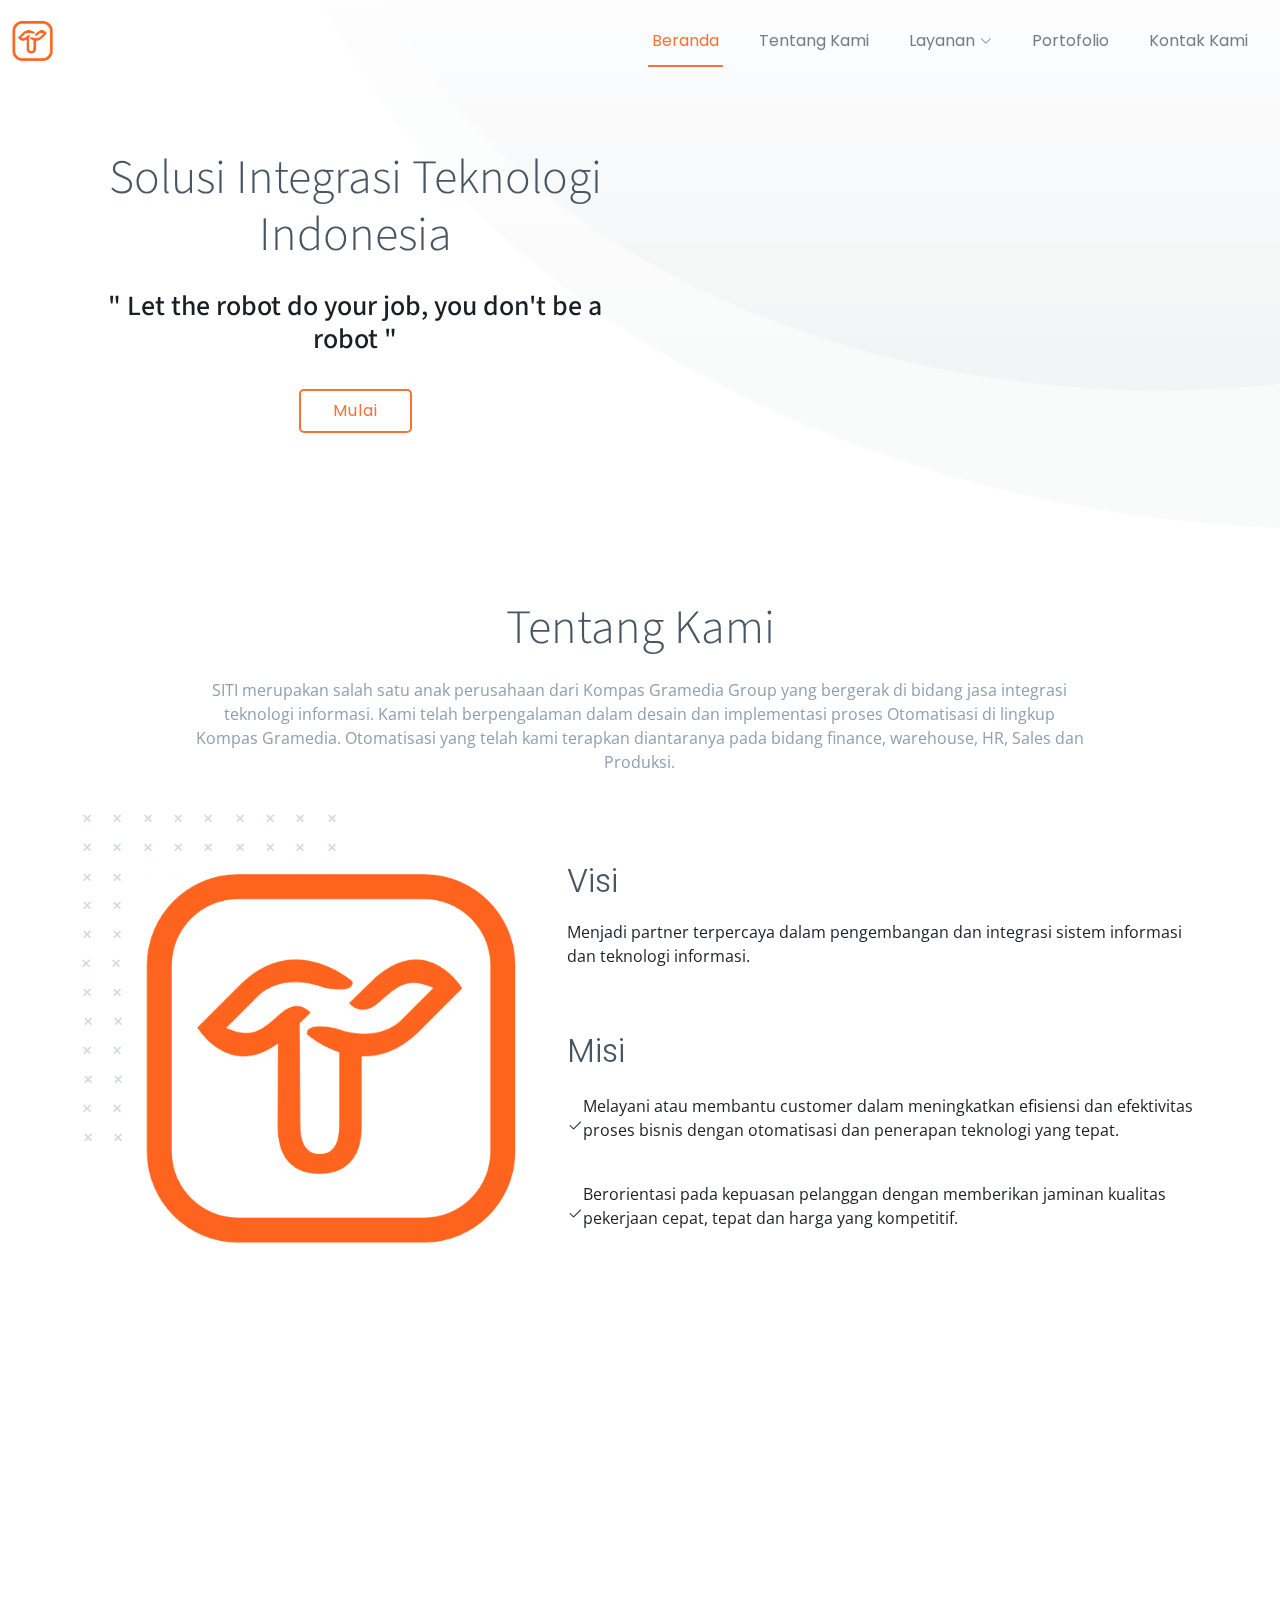
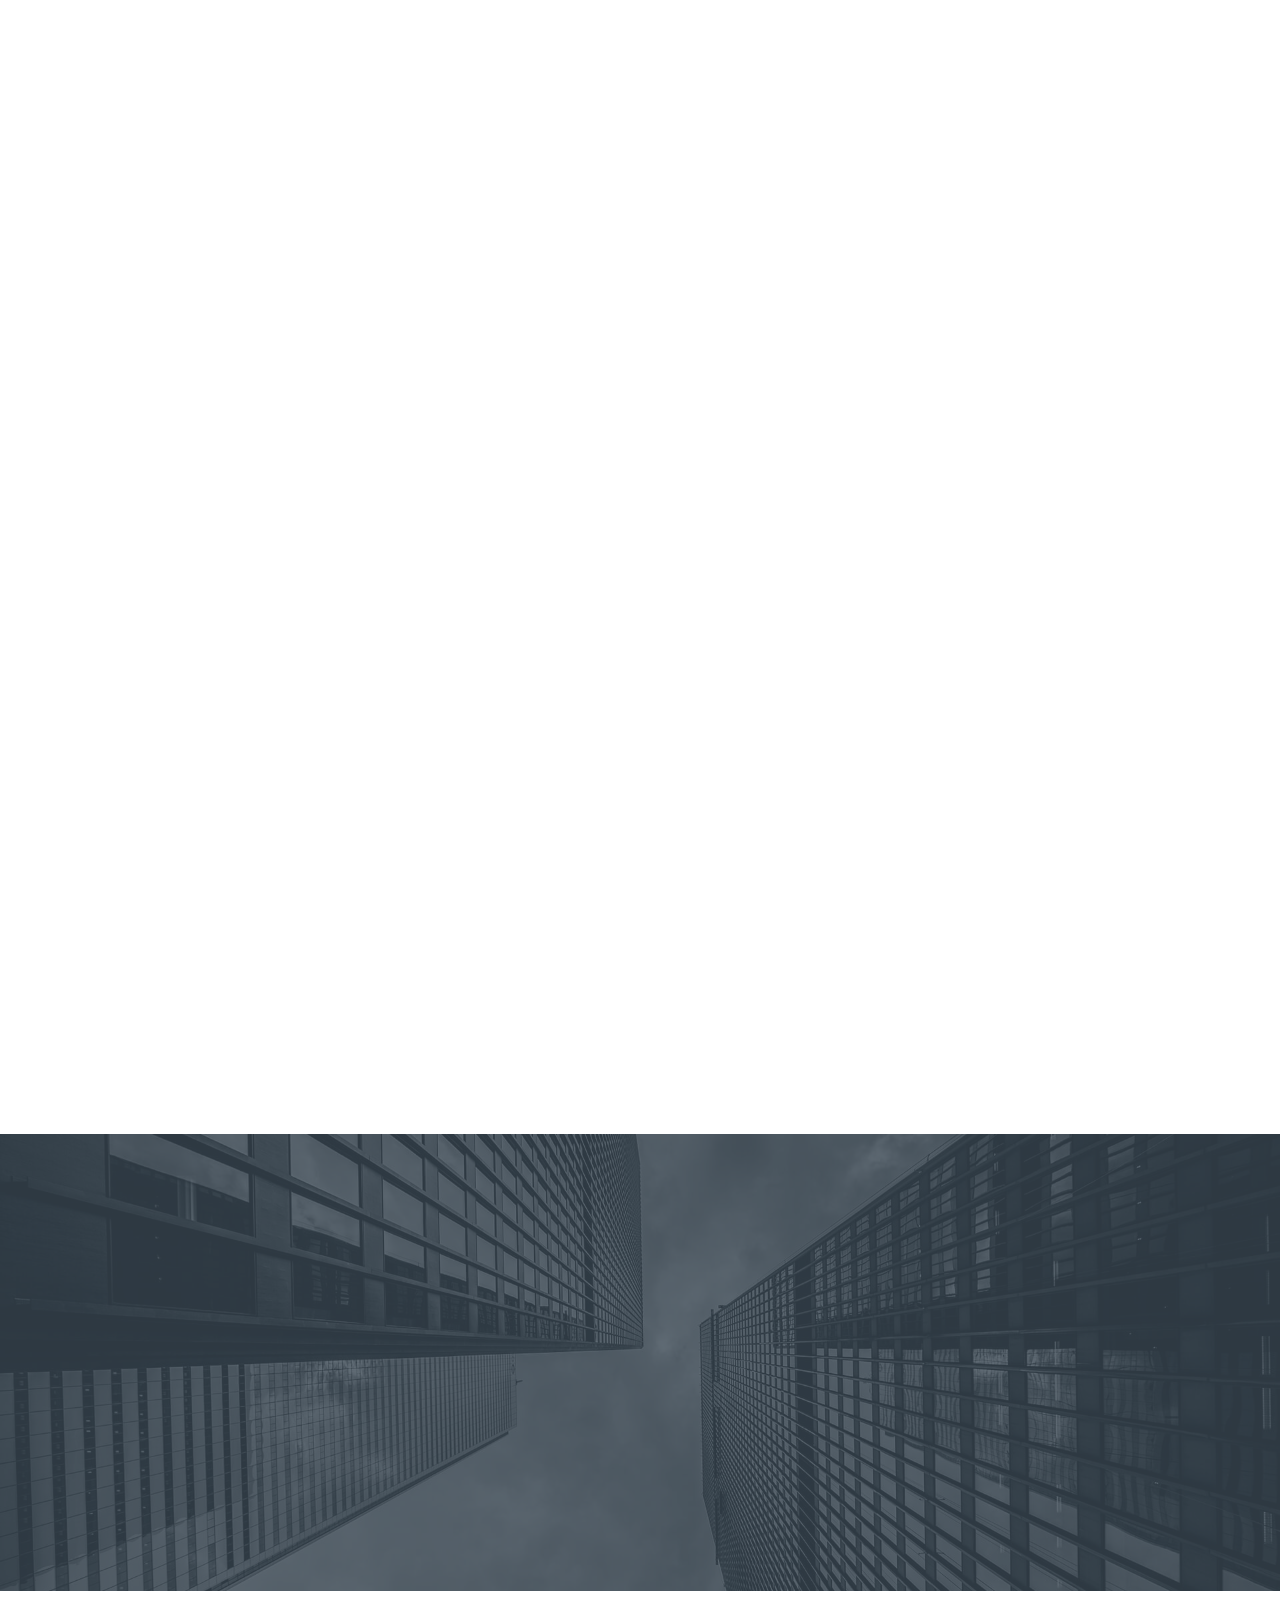
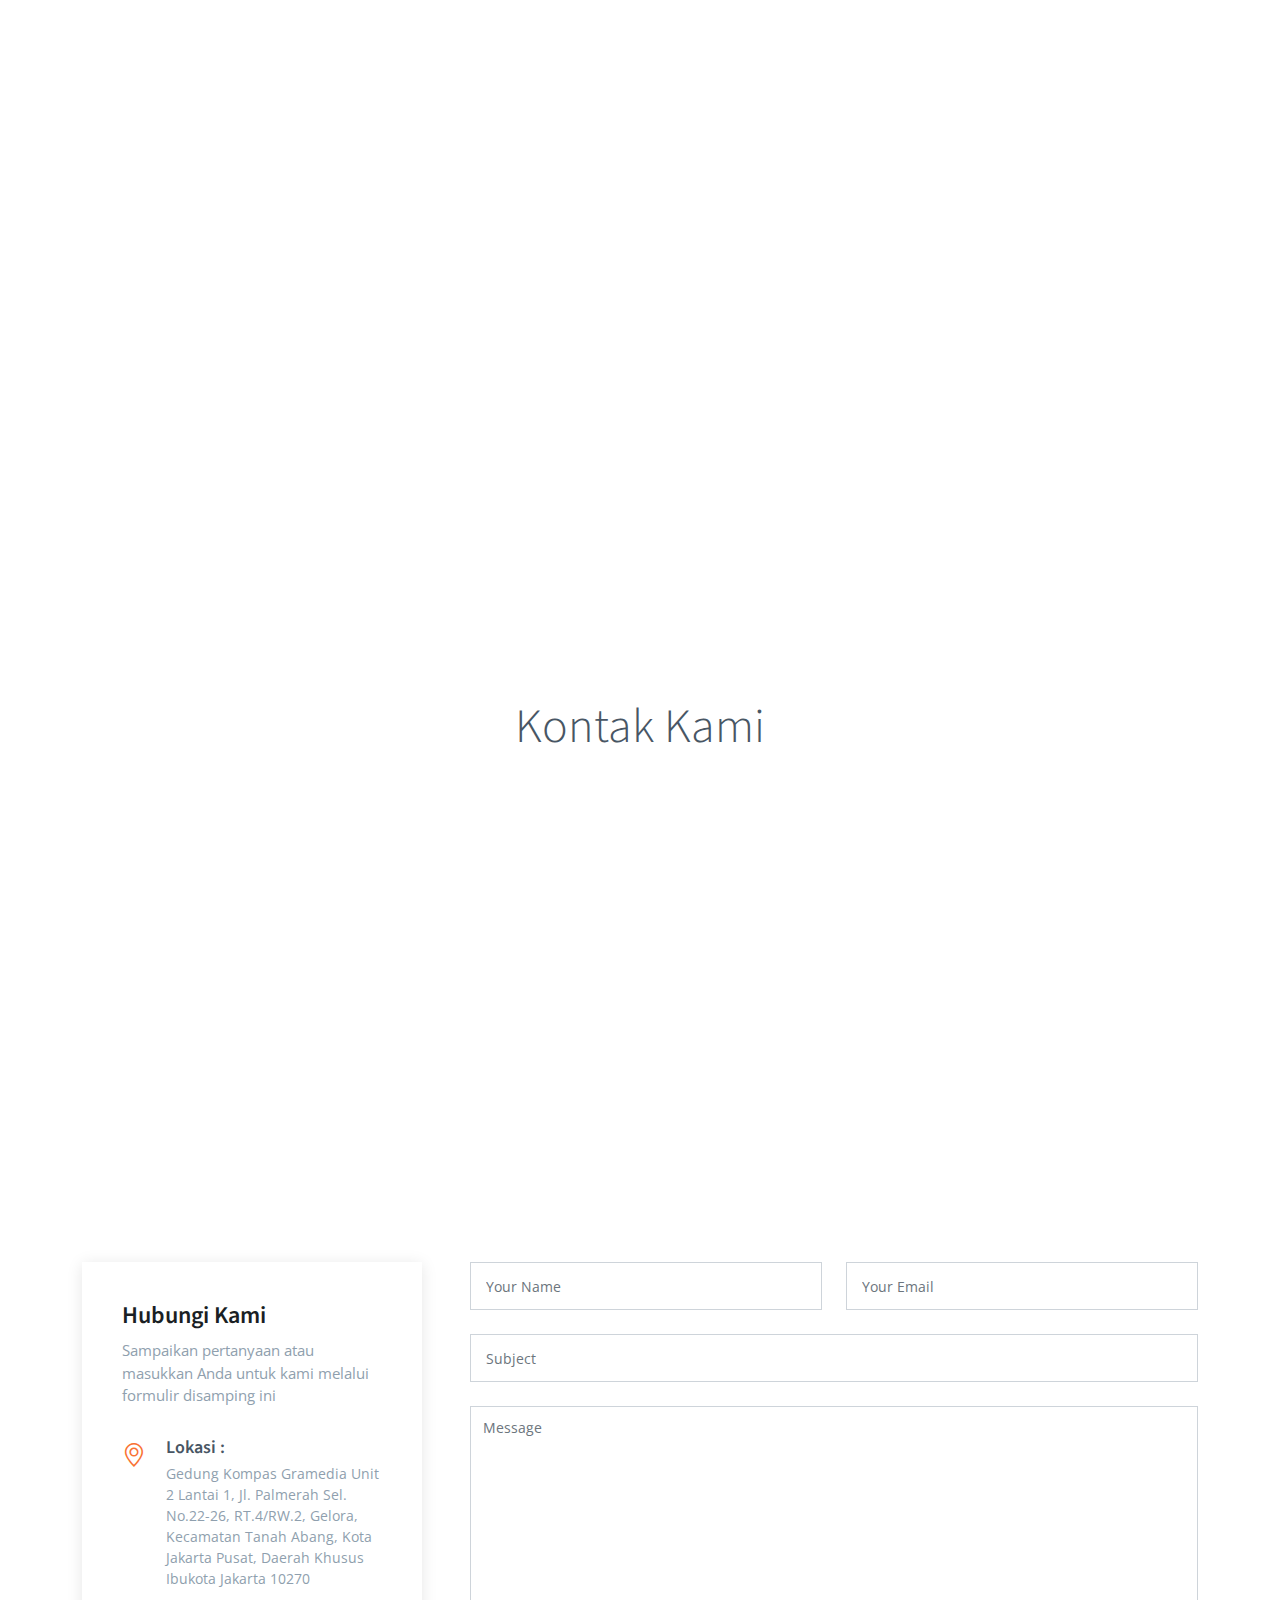
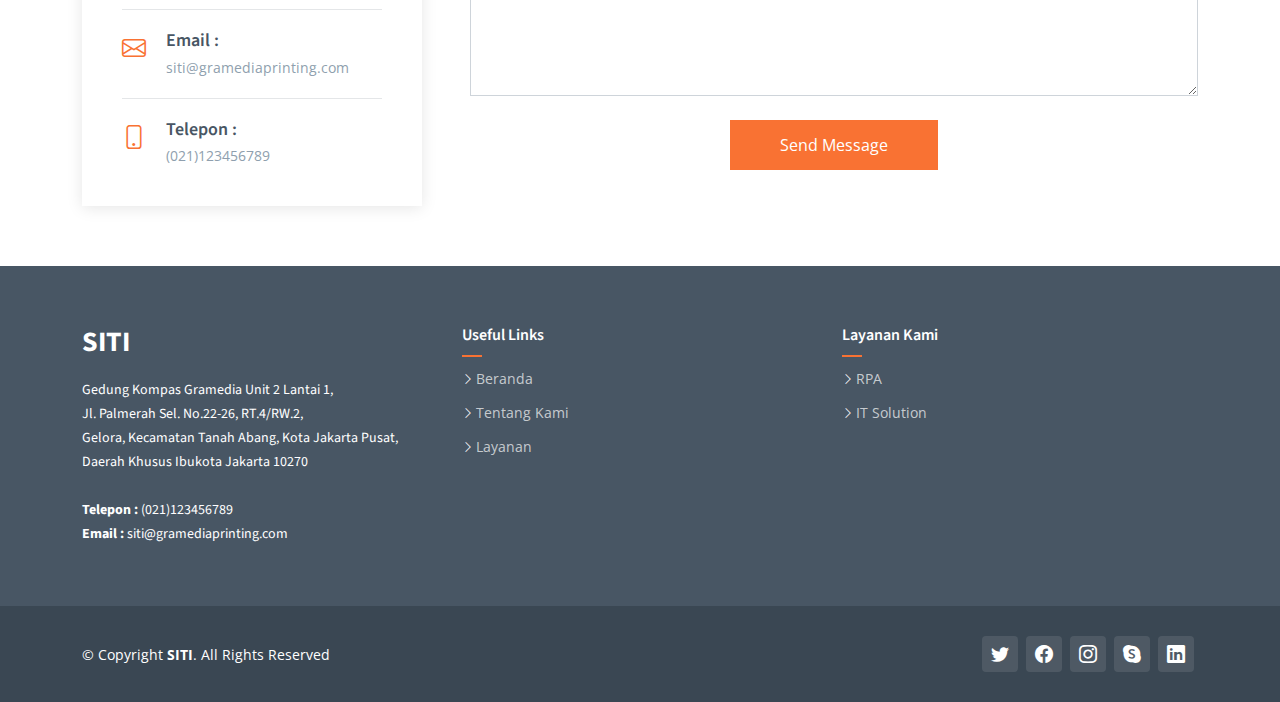
<file: index.html>
<!DOCTYPE html>
<html lang="en">

<head>
  <meta charset="utf-8">
  <meta content="width=device-width, initial-scale=1.0" name="viewport">

  <title>Solusi Integrasi Teknologi Indonesia</title>
  <meta content="" name="description">
  <meta content="" name="keywords">

  <!-- Favicons -->
  <link href="assets/img/TS full.png" rel="icon">
  <link href="assets/img/TS full.png" rel="apple-touch-icon">

  <!-- Google Fonts -->
  <link rel="preconnect" href="https://fonts.googleapis.com">
  <link rel="preconnect" href="https://fonts.gstatic.com" crossorigin>
  <link
    href="https://fonts.googleapis.com/css2?family=Open+Sans:ital,wght@0,300;0,400;0,500;0,600;0,700;1,300;1,400;1,500;1,600;1,700&family=Poppins:ital,wght@0,300;0,400;0,500;0,600;0,700;1,300;1,400;1,500;1,600;1,700&family=Source+Sans+Pro:ital,wght@0,300;0,400;0,600;0,700;1,300;1,400;1,600;1,700&display=swap"
    rel="stylesheet">

  <!-- Vendor CSS Files -->
  <link href="assets/vendor/bootstrap/css/bootstrap.min.css" rel="stylesheet">
  <link href="assets/vendor/bootstrap-icons/bootstrap-icons.css" rel="stylesheet">
  <link href="assets/vendor/aos/aos.css" rel="stylesheet">
  <link href="assets/vendor/glightbox/css/glightbox.min.css" rel="stylesheet">
  <link href="assets/vendor/swiper/swiper-bundle.min.css" rel="stylesheet">

  <!-- Template Main CSS Files -->
  <link href="assets/css/variables.css" rel="stylesheet">
  <link href="assets/css/main.css" rel="stylesheet">
</head>

<!-- <div class="tab-content">
      <div class="tab-pane fade show active" id="tab1">
    
      </div>
      <div class="tab-pane fade show" id="tab2">

    </div> -->

<body>

  <!-- ======= Header ======= -->
  <header id="header" class="header fixed-top" data-scrollto-offset="0">
    <div class="container-fluid d-flex align-items-center justify-content-between">

      <a href="index" class="logo d-flex align-items-center scrollto me-auto me-lg-0">
        <!-- Uncomment the line below if you also wish to use an image logo -->
        <img src="assets/img/TS.png" alt="">
        <!-- <h1>HeroBiz<span>.</span></h1> -->
      </a>

      <nav id="navbar" class="navbar">
        <ul>
          <li><a class="nav-link scrollto" href="index#hero">Beranda</a></li>
          <li><a class="nav-link scrollto" href="index#about">Tentang Kami</a></li>
          <li class="dropdown scrollto"><a href="index#services"><span>Layanan</span> <i
                class="bi bi-chevron-down dropdown-indicator"></i></a>
            <ul>
              <li><a href="rpa">RPA (Robotic Process Automation)</a></li>
              <li><a href="itsol">IT Solution</a></li>
            </ul>
          </li>
          <li><a class="nav-link scrollto" href="index#portfolio">Portofolio</a></li>
          <li><a class="nav-link scrollto" href="index#contact">Kontak Kami</a></li>
        </ul>
        <i class="bi bi-list mobile-nav-toggle d-none"></i>
      </nav><!-- .navbar -->

    </div>
  </header><!-- End Header -->

  <!-- ======= Hero Section ======= -->
  <section id="hero" class="hero carousel  carousel-fade" data-bs-ride="carousel" data-bs-interval="5000">

    <div class="carousel-item active">
      <div class="container">
        <div class="row justify-content-center gy-6">


          <div class="col-lg-6 text-center">
            <h2>Solusi Integrasi Teknologi Indonesia</h2>
            <h3>" Let the robot do your job, you don't be a robot " </h3>
            <br>
            <!-- <p>Lorem ipsum dolor sit amet, consectetur ad ipiscing elit, sed do eiusmod tempor incididunt ut labore et dolore magna aliqua. Ut enim ad minim veniam, quis nostrud exercitation ullamco laboris nisi ut aliquip ex ea commodo consequat.</p> -->
            <a href="#about" class="btn-get-started scrollto ">Mulai</a>
          </div>

          <div class="col-lg-6 col-md-8">
            <iframe width="560" height="315" src="https://www.youtube.com/embed/CKbBnf2vUEc"
              title="YouTube video player" frameborder="0"
              allow="accelerometer; autoplay; clipboard-write; encrypted-media; gyroscope; picture-in-picture"
              allowfullscreen></iframe>
          </div>

        </div>
      </div>
    </div><!-- End Carousel Item -->

  </section><!-- End Hero Section -->

  <main id="main">

    <!-- ======= About Section ======= -->
    <section id="about" class="about">
      <div class="container" data-aos="fade-up">

        <div class="section-header">
          <h2>Tentang Kami</h2>
          <p>SITI merupakan salah satu anak perusahaan dari Kompas Gramedia Group yang bergerak di bidang jasa integrasi
            teknologi informasi. Kami telah berpengalaman dalam desain dan implementasi proses Otomatisasi di lingkup
            Kompas Gramedia. Otomatisasi yang telah kami terapkan diantaranya pada bidang finance, warehouse, HR, Sales
            dan Produksi. </p>
        </div>

        <div class="row g-4 g-lg-5" data-aos="fade-up" data-aos-delay="200">

          <div class="col-lg-5">
            <div class="about-img">
              <img src="assets/img/TS.png" class="img-fluid" alt="">
            </div>
          </div>

          <div class="col-lg-7">
            <h3 class="pt-0 pt-lg-5">Visi</h3>
            <div class="tab-pane fade show active" id="tab1">
              <p>Menjadi partner terpercaya dalam pengembangan dan integrasi sistem informasi dan teknologi informasi.
              </p>
            </div><!-- End Tab 1 Content -->

            <h3 class="pt-0 pt-lg-5">Misi</h3>
            <div class="d-flex align-items-center mt-4">
              <i class="bi bi-check2"></i>
              <p>Melayani atau membantu customer dalam meningkatkan efisiensi dan efektivitas proses bisnis dengan
                otomatisasi dan penerapan teknologi yang tepat.</p>
            </div>

            <div class="d-flex align-items-center mt-4">
              <i class="bi bi-check2"></i>
              <p>Berorientasi pada kepuasan pelanggan dengan memberikan jaminan kualitas pekerjaan cepat, tepat dan
                harga yang kompetitif.</p>
            </div>


          </div>

        </div>

      </div>
    </section><!-- End About Section -->

    <!-- ======= Features Section ======= -->
    <section id="features" class="features">
      <div class="container" data-aos="fade-up">

        <div class="section-header">
          <h2>Core Value</h2>
          <!-- <p>Ea vitae aspernatur deserunt voluptatem impedit deserunt magnam occaecati dssumenda quas ut ad dolores adipisci aliquam.</p> -->
        </div>
        <ul class="nav nav-tabs row gy-4 d-flex">

          <li class="nav-item col-6 col-md-4 col-lg-3">
            <a class="nav-link active show" data-bs-toggle="tab" data-bs-target="#tab-1">
              <i class="bi bi-gear-wide-connected color-cyan"></i>
              <h4>Team Work</h4>
            </a>
          </li><!-- End Tab 1 Nav -->

          <li class="nav-item col-6 col-md-4 col-lg-3">
            <a class="nav-link" data-bs-toggle="tab" data-bs-target="#tab-2">
              <i class="bi bi-puzzle color-indigo"></i>
              <h4>Integrity</h4>
            </a>
          </li><!-- End Tab 2 Nav -->

          <li class="nav-item col-6 col-md-4 col-lg-3">
            <a class="nav-link" data-bs-toggle="tab" data-bs-target="#tab-3">
              <i class="bi bi-award color-teal"></i>
              <h4>Professional</h4>
            </a>
          </li><!-- End Tab 3 Nav -->

          <li class="nav-item col-6 col-md-4 col-lg-3">
            <a class="nav-link" data-bs-toggle="tab" data-bs-target="#tab-4">
              <i class="bi bi-lightbulb color-red"></i>
              <h4>Entrepreneur</h4>
            </a>
          </li><!-- End Tab 4 Nav -->

        </ul>

        <div class="tab-content">

          <div class="tab-pane active show" id="tab-1">
            <div class="row gy-4">
              <div class="col-lg-8 order-2 order-lg-1" data-aos="fade-up" data-aos-delay="100">
                <h3>Team Work</h3>
                <p>
                  Secara kolaboratif individu dalam SITI berperan serta, berupaya untuk mencapai visi dan menjalan misi
                  SITI.
                </p>
              </div>
              <div class="col-lg-4 order-1 order-lg-2 text-center" data-aos="fade-up" data-aos-delay="200">
                <img src="assets/img/features-1.svg" alt="" class="img-fluid">
              </div>
            </div>
          </div><!-- End Tab Content 1 -->

          <div class="tab-pane" id="tab-2">
            <div class="row gy-4">
              <div class="col-lg-8 order-2 order-lg-1">
                <h3>Integrity</h3>
                <p>
                  Dalam menjalan usaha kami senantiasa menjunjung tinggi dan bertindak sesuai norma-norma moral, hukum,
                  dan etika
                </p>
              </div>
              <div class="col-lg-4 order-1 order-lg-2 text-center">
                <img src="assets/img/features-2.svg" alt="" class="img-fluid">
              </div>
            </div>
          </div><!-- End Tab Content 2 -->

          <div class="tab-pane" id="tab-3">
            <div class="row gy-4">
              <div class="col-lg-8 order-2 order-lg-1">
                <h3>Professional</h3>
                <p>
                  Memposisikan dirinya agar mampu memahami tugas dan tanggung jawab dan dikembangkan terus menerus serta
                  memahami, hubungan dan relasi, serta fokus dan konsisten pada pekerjaan
                </p>
              </div>
              <div class="col-lg-4 order-1 order-lg-2 text-center">
                <img src="assets/img/features-3.svg" alt="" class="img-fluid">
              </div>
            </div>
          </div><!-- End Tab Content 3 -->

          <div class="tab-pane" id="tab-4">
            <div class="row gy-4">
              <div class="col-lg-8 order-2 order-lg-1">
                <h3>Entrepreneur</h3>
                <p>
                  Semangat untuk berani bermimpi dan percaya hal itu bisa diwujudkan,Fokus pada tujuan Berpikir dan
                  dinamis sehingga lebih peka pada perubahan. Berani mengambil risko dan tidak takut akan kegagalan
                  serta mempu menganalisa dan menyelesaikan masalah
                </p>
              </div>
              <div class="col-lg-4 order-1 order-lg-2 text-center">
                <img src="assets/img/features-4.svg" alt="" class="img-fluid">
              </div>
            </div>
          </div><!-- End Tab Content 4 -->

        </div>

      </div>
    </section><!-- End Features Section -->

    <!-- ======= Services Section ======= -->
    <section id="services" class="services">
      <div class="container" data-aos="fade-up">

        <div class="section-header">
          <h2>Layanan Kami</h2>
          <!-- <p>Ea vitae aspernatur deserunt voluptatem impedit deserunt magnam occaecati dssumenda quas ut ad dolores adipisci aliquam.</p> -->
        </div>

        <div class="row gy-5">

          <div class="col-xl-6 col-md-6" data-aos="zoom-in" data-aos-delay="200">
            <div class="service-item">
              <div class="img">
                <img src="assets/img/services-2.jpg" class="img-fluid" alt="">
              </div>
              <div class="details position-relative">
                <div class="icon">
                  <i class="bi bi-robot"></i>
                </div>
                <a href="rpa" class="stretched-link">
                  <h3>RPA</h3>
                </a>
                <p>Robotic Process Automation</p>
              </div>
            </div>
          </div><!-- End Service Item -->

          <div class="col-xl-6 col-md-6" data-aos="zoom-in" data-aos-delay="300">
            <div class="service-item">
              <div class="img">
                <img src="assets/img/services-1.jpg" class="img-fluid" alt="">
              </div>
              <div class="details position-relative">
                <div class="icon">
                  <i class="bi bi-pc-display-horizontal"></i>
                </div>
                <a href="itsol" class="stretched-link">
                  <h3>IT Solution</h3>
                </a>
                <!-- <p>Ut autem aut autem non a. Sint sint sit facilis nam iusto sint. Libero corrupti neque eum hic non ut nesciunt dolorem.</p> -->
              </div>
            </div>
          </div><!-- End Service Item -->

        </div>

      </div>
    </section><!-- End Services Section -->

    <!-- ======= Testimonials Section ======= -->
    <section id="testimonials" class="testimonials">
      <div class="container" data-aos="fade-up">

        <div class="testimonials-slider swiper">
          <div class="swiper-wrapper">

            <div class="swiper-slide">
              <div class="testimonial-item">
                <img src="assets/img/testimonials/testimonials-1.jpg" class="testimonial-img" alt="">
                <h3>Katy Perry</h3>
                <h4>Ceo &amp; Founder</h4>
                <div class="stars">
                  <i class="bi bi-star-fill"></i><i class="bi bi-star-fill"></i><i class="bi bi-star-fill"></i><i
                    class="bi bi-star-fill"></i><i class="bi bi-star-fill"></i>
                </div>
                <p>
                  <i class="bi bi-quote quote-icon-left"></i>
                  Bagus banget bro !
                  <i class="bi bi-quote quote-icon-right"></i>
                </p>
              </div>
            </div><!-- End testimonial item -->

            <div class="swiper-slide">
              <div class="testimonial-item">
                <img src="assets/img/testimonials/testimonials-2.jpg" class="testimonial-img" alt="">
                <h3>Justin Bieber</h3>
                <h4>Designer</h4>
                <div class="stars">
                  <i class="bi bi-star-fill"></i><i class="bi bi-star-fill"></i><i class="bi bi-star-fill"></i><i
                    class="bi bi-star-fill"></i><i class="bi bi-star-fill"></i>
                </div>
                <p>
                  <i class="bi bi-quote quote-icon-left"></i>
                  Suka deh sama pelayanannya. Bintang 5 !
                  <i class="bi bi-quote quote-icon-right"></i>
                </p>
              </div>
            </div><!-- End testimonial item -->

          </div>
          <div class="swiper-pagination"></div>
        </div>

      </div>
    </section><!-- End Testimonials Section -->

    <!-- ======= Portfolio Section ======= -->
    <section id="portfolio" class="portfolio" data-aos="fade-up">

      <div class="container">

        <div class="section-header">
          <h2>Portofolio</h2>
          <!-- <p>Non hic nulla eum consequatur maxime ut vero memo vero totam officiis pariatur eos dolorum sed fug dolorem est possimus esse quae repudiandae. Dolorem id enim officiis sunt deserunt esse soluta consequatur quaerat</p> -->
        </div>

      </div>

      <div class="container-fluid" data-aos="fade-up" data-aos-delay="200">

        <div class="portfolio-isotope" data-portfolio-filter="*" data-portfolio-layout="masonry"
          data-portfolio-sort="original-order">

          <ul class="portfolio-flters">
            <li data-filter="*" class="filter-active">Semua</li>
            <li data-filter=".filter-sales">Sales dan Marketing</li>
            <li data-filter=".filter-finance">Finance</li>
            <li data-filter=".filter-hr">HR</li>
            <li data-filter=".filter-logistic">Logistic</li>
          </ul><!-- End Portfolio Filters -->

          <div class="row g-0 portfolio-container">

            <div class="col-xl-3 col-lg-4 col-md-6 portfolio-item filter-sales">
              <img src="assets/img/portfolio/pesanan_blibli.png" class="img-fluid" alt="">
              <div class="portfolio-info">
                <h4>Konfirmasi Pesanan Blibli</h4>
                <a href="vid/Confirm pesanan (4x).mp4" title="Konfirmasi Pesanan Blibli"
                  data-gallery="portfolio-gallery" class="glightbox preview-link"><i
                    class="bi bi-play-circle-fill"></i></a>
              </div>
            </div><!-- End Portfolio Item -->

            <div class="col-xl-3 col-lg-4 col-md-6 portfolio-item filter-finance">
              <img src="assets/img/portfolio/efaktur.png" class="img-fluid" alt="">
              <div class="portfolio-info">
                <h4>E-Faktur</h4>
                <a href="vid/E Faktur (4x).mp4" title="Upload E-Faktur" data-gallery="portfolio-gallery"
                  class="glightbox preview-link"><i class="bi bi-play-circle-fill"></i></a>
              </div>
            </div><!-- End Portfolio Item -->

            <div class="col-xl-3 col-lg-4 col-md-6 portfolio-item filter-finance">
              <img src="assets/img/portfolio/djp.png" class="img-fluid" alt="">
              <div class="portfolio-info">
                <h4>DJP E-Billing</h4>
                <a href="vid/djp.mp4" title="DJP E-Billing" data-gallery="portfolio-gallery"
                  class="glightbox preview-link"><i class="bi bi-play-circle-fill"></i></a>
              </div>
            </div><!-- End Portfolio Item -->

            <div class="col-xl-3 col-lg-4 col-md-6 portfolio-item filter-hr">
              <img src="assets/img/portfolio/sap.png" class="img-fluid" alt="">
              <div class="portfolio-info">
                <h4>Input SAP</h4>
                <a href="vid/SAP (2x).mp4" title="Input SAP" data-gallery="portfolio-gallery"
                  class="glightbox preview-link"><i class="bi bi-play-circle-fill"></i></a>
              </div>
            </div><!-- End Portfolio Item -->

            <div class="col-xl-3 col-lg-4 col-md-6 portfolio-item filter-sales">
              <img src="assets/img/portfolio/siplah telkom.png" class="img-fluid" alt="">
              <div class="portfolio-info">
                <h4>Web Scraping</h4>
                <a href="vid/Siplah Telkom (2x).mp4" title="Web Scraping Siplah Telkom" data-gallery="portfolio-gallery"
                  class="glightbox preview-link"><i class="bi bi-play-circle-fill"></i></a>
              </div>
            </div><!-- End Portfolio Item -->

            <div class="col-xl-3 col-lg-4 col-md-6 portfolio-item filter-hr">
              <img src="assets/img/portfolio/wa.png" class="img-fluid" alt="">
              <div class="portfolio-info">
                <h4>WhatsApp Blast</h4>
                <a href="vid/WA Blast (4x).mp4" title="WhatsApp Blast" data-gallery="portfolio-gallery"
                  class="glightbox preview-link"><i class="bi bi-play-circle-fill"></i></a>
              </div>
            </div><!-- End Portfolio Item -->

            <div class="col-xl-3 col-lg-4 col-md-6 portfolio-item filter-sales">
              <img src="assets/img/portfolio/sirup.png" class="img-fluid" alt="">
              <div class="portfolio-info">
                <h4>Web Scraping</h4>
                <a href="vid/SIRUP (4x).mp4" title="Web Scraping SIRUP" data-gallery="portfolio-gallery"
                  class="glightbox preview-link"><i class="bi bi-play-circle-fill"></i></a>
              </div>
            </div><!-- End Portfolio Item -->

            <div class="col-xl-3 col-lg-4 col-md-6 portfolio-item filter-logictic">
              <img src="assets/img/portfolio/warehouse.png" class="img-fluid" alt="">
              <div class="portfolio-info">
                <h4>Check Warehouse</h4>
                <a href="vid/Warehouse (8x).mp4" title="Check Warehouse" data-gallery="portfolio-gallery"
                  class="glightbox preview-link"><i class="bi bi-play-circle-fill"></i></a>
              </div>
            </div><!-- End Portfolio Item -->

          </div><!-- End Portfolio Container -->

        </div>

      </div>
    </section><!-- End Portfolio Section -->

    <!-- ======= Contact Section ======= -->
    <section id="contact" class="contact">
      <div class="container">

        <div class="section-header">
          <h2>Kontak Kami</h2>
        </div>

      </div>

      <div class="map">
        <iframe
          src="https://www.google.com/maps/embed?pb=!1m18!1m12!1m3!1d31731.3920720151!2d106.79729548894912!3d-6.20767024048867!2m3!1f0!2f0!3f0!3m2!1i1024!2i768!4f13.1!3m3!1m2!1s0x2e69f6bbe22382cd%3A0x77db1a891225d451!2sKompas%20Gramedia!5e0!3m2!1sid!2sid!4v1643617287287!5m2!1sid!2sid"
          style="border:0;" allowfullscreen="" loading="lazy"></iframe>
      </div><!-- End Google Maps -->

      <div class="container">

        <div class="row gy-5 gx-lg-5">

          <div class="col-lg-4">

            <div class="info">
              <h3>Hubungi Kami</h3>
              <p>Sampaikan pertanyaan atau masukkan Anda untuk kami melalui formulir disamping ini</p>

              <div class="info-item d-flex">
                <i class="bi bi-geo-alt flex-shrink-0"></i>
                <div>
                  <h4>Lokasi : </h4>
                  <p>Gedung Kompas Gramedia Unit 2 Lantai 1, Jl. Palmerah Sel. No.22-26, RT.4/RW.2, Gelora, Kecamatan
                    Tanah Abang, Kota Jakarta Pusat, Daerah Khusus Ibukota Jakarta 10270</p>
                </div>
              </div><!-- End Info Item -->

              <div class="info-item d-flex">
                <i class="bi bi-envelope flex-shrink-0"></i>
                <div>
                  <h4>Email :</h4>
                  <p>siti@gramediaprinting.com</p>
                </div>
              </div><!-- End Info Item -->

              <div class="info-item d-flex">
                <i class="bi bi-phone flex-shrink-0"></i>
                <div>
                  <h4>Telepon :</h4>
                  <p>(021)123456789</p>
                </div>
              </div><!-- End Info Item -->

            </div>

          </div>

          <div class="col-lg-8">
            <form action="forms/contact.php" method="post" role="form" class="php-email-form">
              <div class="row">
                <div class="col-md-6 form-group">
                  <input type="text" name="name" class="form-control" id="name" placeholder="Your Name" required>
                </div>
                <div class="col-md-6 form-group mt-3 mt-md-0">
                  <input type="email" class="form-control" name="email" id="email" placeholder="Your Email" required>
                </div>
              </div>
              <div class="form-group mt-3">
                <input type="text" class="form-control" name="subject" id="subject" placeholder="Subject" required>
              </div>
              <div class="form-group mt-3">
                <textarea class="form-control" name="message" placeholder="Message" required></textarea>
              </div>
              <div class="my-3">
                <div class="loading">Loading</div>
                <div class="error-message"></div>
                <div class="sent-message">Your message has been sent. Thank you!</div>
              </div>
              <div class="text-center"><button type="submit">Send Message</button></div>
            </form>
          </div><!-- End Contact Form -->

        </div>

      </div>
    </section><!-- End Contact Section -->

  </main><!-- End #main -->

  <!-- ======= Footer ======= -->
  <footer id="footer" class="footer">

    <div class="footer-content">
      <div class="container">
        <div class="row">

          <div class="col-lg-4 col-md-6">
            <div class="footer-info">
              <h3>SITI</h3>
              <p>
                Gedung Kompas Gramedia Unit 2 Lantai 1, <br>
                Jl. Palmerah Sel. No.22-26, RT.4/RW.2, <br>
                Gelora, Kecamatan Tanah Abang, Kota Jakarta Pusat, <br>
                Daerah Khusus Ibukota Jakarta 10270<br><br>
                <strong>Telepon :</strong> (021)123456789<br>
                <strong>Email :</strong> siti@gramediaprinting.com<br>
              </p>
            </div>
          </div>

          <div class="col-lg-4 col-md-6 footer-links">
            <h4>Useful Links</h4>
            <ul>
              <li><i class="bi bi-chevron-right"></i> <a href="#">Beranda</a></li>
              <li><i class="bi bi-chevron-right"></i> <a href="#">Tentang Kami</a></li>
              <li><i class="bi bi-chevron-right"></i> <a href="#">Layanan</a></li>
            </ul>
          </div>

          <div class="col-lg-4 col-md-6 footer-links">
            <h4>Layanan Kami</h4>
            <ul>
              <li><i class="bi bi-chevron-right"></i> <a href="rpa">RPA</a></li>
              <li><i class="bi bi-chevron-right"></i> <a href="itsol">IT Solution</a></li>
            </ul>
          </div>
        </div>
      </div>
    </div>

    <div class="footer-legal text-center">
      <div
        class="container d-flex flex-column flex-lg-row justify-content-center justify-content-lg-between align-items-center">

        <div class="d-flex flex-column align-items-center align-items-lg-start">
          <div class="copyright">
            &copy; Copyright <strong><span>SITI</span></strong>. All Rights Reserved
          </div>
        </div>

        <div class="social-links order-first order-lg-last mb-3 mb-lg-0">
          <a href="#" class="twitter"><i class="bi bi-twitter"></i></a>
          <a href="#" class="facebook"><i class="bi bi-facebook"></i></a>
          <a href="#" class="instagram"><i class="bi bi-instagram"></i></a>
          <a href="#" class="google-plus"><i class="bi bi-skype"></i></a>
          <a href="#" class="linkedin"><i class="bi bi-linkedin"></i></a>
        </div>

      </div>
    </div>

  </footer><!-- End Footer -->

  <a href="http://wa.me/6285920713425" class="scroll-top d-flex align-items-center justify-content-center"><i
      class="bi bi-whatsapp"></i></a>

  <div id="preloader"></div>

  <!-- Vendor JS Files -->
  <script src="assets/vendor/bootstrap/js/bootstrap.bundle.min.js"></script>
  <script src="assets/vendor/aos/aos.js"></script>
  <script src="assets/vendor/glightbox/js/glightbox.min.js"></script>
  <script src="assets/vendor/isotope-layout/isotope.pkgd.min.js"></script>
  <script src="assets/vendor/swiper/swiper-bundle.min.js"></script>
  <script src="assets/vendor/php-email-form/validate.js"></script>

  <!-- Template Main JS File -->
  <script src="assets/js/main.js"></script>

</body>

</html>
</file>
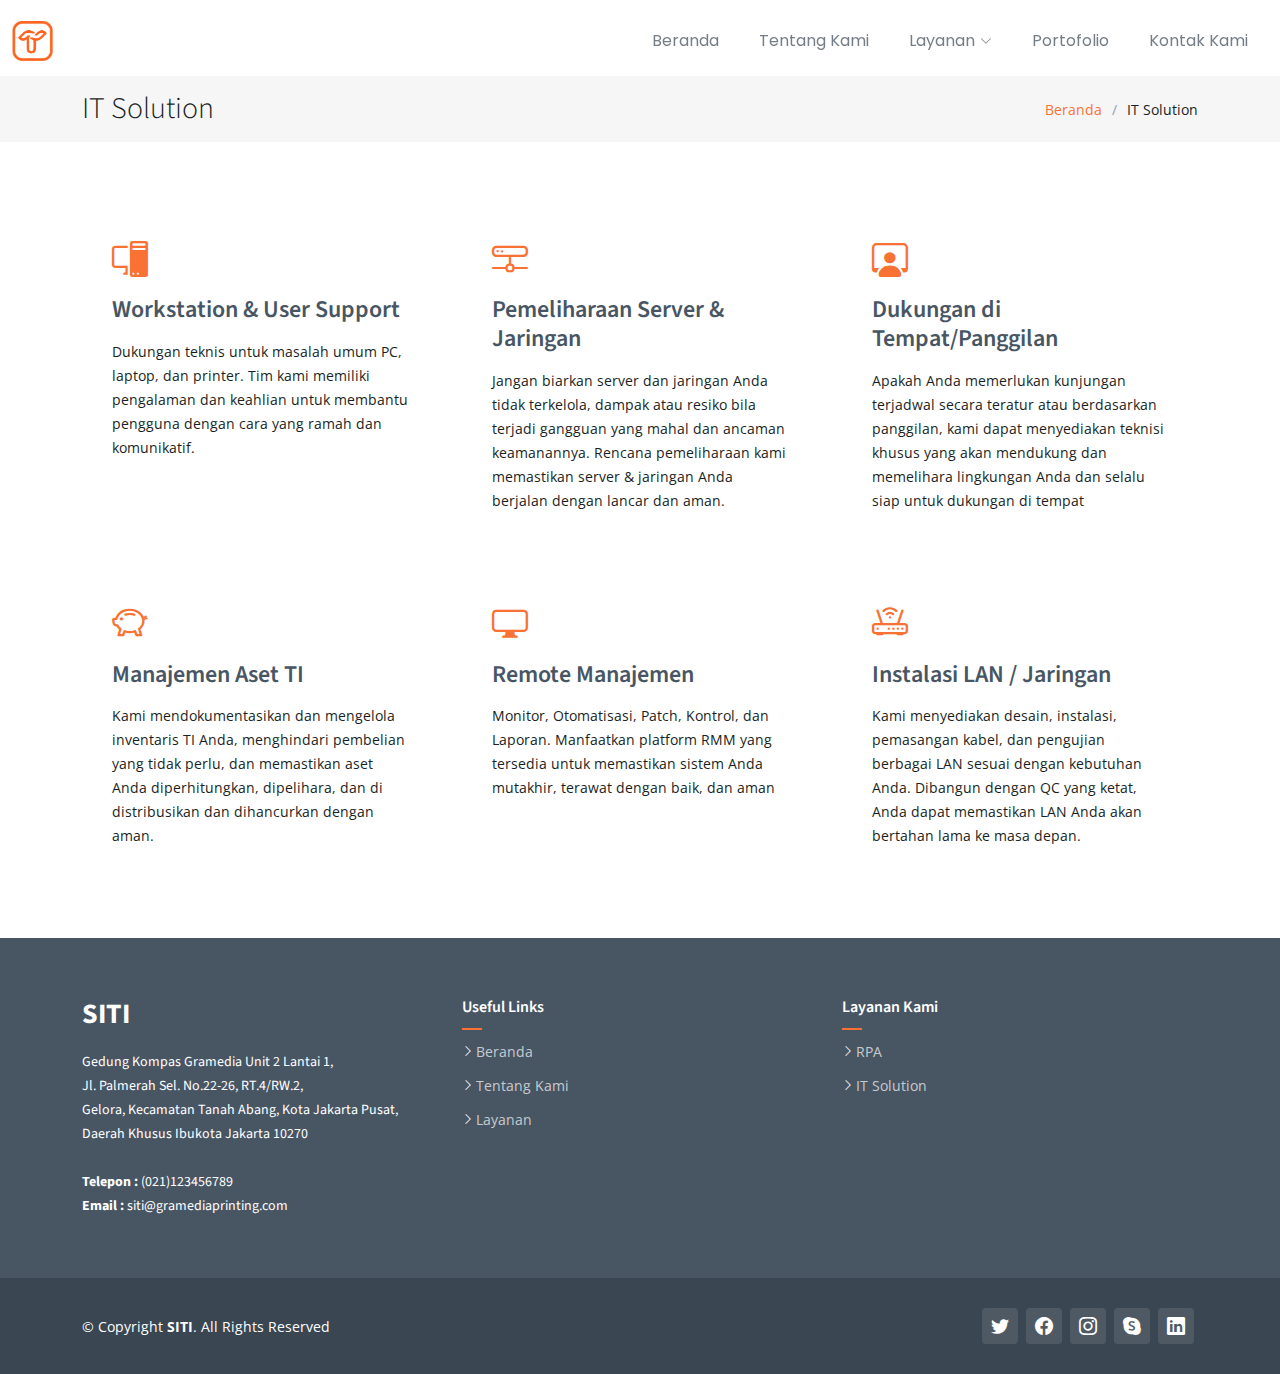
<file: itsol.html>
<!DOCTYPE html>
<html lang="en">

<head>
  <meta charset="utf-8">
  <meta content="width=device-width, initial-scale=1.0" name="viewport">

  <title>Solusi Integrasi Teknologi Indonesia</title>
  <meta content="" name="description">
  <meta content="" name="keywords">

  <!-- Favicons -->
  <link href="assets/img/TS full.png" rel="icon">
  <link href="assets/img/TS full.png" rel="apple-touch-icon">

  <!-- Google Fonts -->
  <link rel="preconnect" href="https://fonts.googleapis.com">
  <link rel="preconnect" href="https://fonts.gstatic.com" crossorigin>
  <link
    href="https://fonts.googleapis.com/css2?family=Open+Sans:ital,wght@0,300;0,400;0,500;0,600;0,700;1,300;1,400;1,500;1,600;1,700&family=Poppins:ital,wght@0,300;0,400;0,500;0,600;0,700;1,300;1,400;1,500;1,600;1,700&family=Source+Sans+Pro:ital,wght@0,300;0,400;0,600;0,700;1,300;1,400;1,600;1,700&display=swap"
    rel="stylesheet">

  <!-- Vendor CSS Files -->
  <link href="assets/vendor/bootstrap/css/bootstrap.min.css" rel="stylesheet">
  <link href="assets/vendor/bootstrap-icons/bootstrap-icons.css" rel="stylesheet">
  <link href="assets/vendor/aos/aos.css" rel="stylesheet">
  <link href="assets/vendor/glightbox/css/glightbox.min.css" rel="stylesheet">
  <link href="assets/vendor/swiper/swiper-bundle.min.css" rel="stylesheet">

  <!-- Template Main CSS Files -->
  <link href="assets/css/variables.css" rel="stylesheet">
  <link href="assets/css/main.css" rel="stylesheet">
</head>

<body>

  <!-- ======= Header ======= -->
  <header id="header" class="header fixed-top" data-scrollto-offset="0">
    <div class="container-fluid d-flex align-items-center justify-content-between">

      <a href="index" class="logo d-flex align-items-center scrollto me-auto me-lg-0">
        <!-- Uncomment the line below if you also wish to use an image logo -->
        <img src="assets/img/TS.png" alt="">
        <!-- <h1>HeroBiz<span>.</span></h1> -->
      </a>

      <nav id="navbar" class="navbar">
        <ul>
          <li><a class="nav-link scrollto" href="index">Beranda</a></li>
          <li><a class="nav-link scrollto" href="index#about">Tentang Kami</a></li>
          <li class="dropdown scrollto"><a href="index#services"><span>Layanan</span> <i
                class="bi bi-chevron-down dropdown-indicator"></i></a>
            <ul>
              <li><a href="rpa">RPA (Robotic Process Automation)</a></li>
              <li><a href="itsol">IT Solution</a></li>
            </ul>
          </li>
          <li><a class="nav-link scrollto" href="index#portfolio">Portofolio</a></li>
          <li><a class="nav-link scrollto" href="index#contact">Kontak Kami</a></li>
        </ul>
        <i class="bi bi-list mobile-nav-toggle d-none"></i>
      </nav><!-- .navbar -->

      <!-- <a class="" href="#"></a> -->

    </div>
  </header><!-- End Header -->

  <main id="main">
    <!-- ======= Breadcrumbs ======= -->
    <div class="breadcrumbs">
      <div class="container">

        <div class="d-flex justify-content-between align-items-center">
          <h2>IT Solution</h2>
          <ol>
            <li><a href="index">Beranda</a></li>
            <li>IT Solution</li>
          </ol>
        </div>

      </div>
    </div><!-- End Breadcrumbs -->

    <!-- ======= Featured Services Section ======= -->
    <section id="featured-services" class="featured-services">
      <div class="container">

        <div class="row gy-4">

          <div class="col-xl-4 col-md-6 d-flex" data-aos="zoom-out">
            <div class="service-item position-relative">
              <div class="icon"><i class="bi bi-pc-display icon"></i></div>
              <h4><a class="stretched-link">Workstation & User Support</a></h4>
              <p>Dukungan teknis untuk masalah umum PC, laptop, dan printer. Tim kami memiliki pengalaman dan keahlian
                untuk membantu pengguna dengan cara yang ramah dan komunikatif.</p>
            </div>
          </div><!-- End Service Item -->

          <div class="col-xl-4 col-md-6 d-flex" data-aos="zoom-out" data-aos-delay="200">
            <div class="service-item position-relative">
              <div class="icon"><i class="bi bi-hdd-network icon"></i></div>
              <h4><a class="stretched-link">Pemeliharaan Server & Jaringan</a></h4>
              <p>Jangan biarkan server dan jaringan Anda tidak terkelola, dampak atau resiko bila terjadi gangguan yang
                mahal dan ancaman keamanannya. Rencana pemeliharaan kami memastikan server & jaringan Anda berjalan
                dengan lancar dan aman.</p>
            </div>
          </div><!-- End Service Item -->

          <div class="col-xl-4 col-md-6 d-flex" data-aos="zoom-out" data-aos-delay="400">
            <div class="service-item position-relative">
              <div class="icon"><i class="bi bi-person-workspace icon"></i></div>
              <h4><a class="stretched-link">Dukungan di Tempat/Panggilan</a></h4>
              <p>Apakah Anda memerlukan kunjungan terjadwal secara teratur atau berdasarkan panggilan, kami dapat
                menyediakan teknisi khusus yang akan mendukung dan memelihara lingkungan Anda dan selalu siap untuk
                dukungan di tempat</p>
            </div>
          </div><!-- End Service Item -->

          <div class="col-xl-4 col-md-6 d-flex" data-aos="zoom-out" data-aos-delay="600">
            <div class="service-item position-relative">
              <div class="icon"><i class="bi bi-piggy-bank icon"></i></div>
              <h4><a class="stretched-link">Manajemen Aset TI</a></h4>
              <p>Kami mendokumentasikan dan mengelola inventaris TI Anda, menghindari pembelian yang tidak perlu, dan
                memastikan aset Anda diperhitungkan, dipelihara, dan di distribusikan dan dihancurkan dengan aman.</p>
            </div>
          </div><!-- End Service Item -->

          <div class="col-xl-4 col-md-6 d-flex" data-aos="zoom-out" data-aos-delay="600">
            <div class="service-item position-relative">
              <div class="icon"><i class="bi bi-display icon"></i></div>
              <h4><a class="stretched-link">Remote Manajemen</a></h4>
              <p>Monitor, Otomatisasi, Patch, Kontrol, dan Laporan. Manfaatkan platform RMM yang tersedia untuk
                memastikan sistem Anda mutakhir, terawat dengan baik, dan aman</p>
            </div>
          </div><!-- End Service Item -->

          <div class="col-xl-4 col-md-6 d-flex" data-aos="zoom-out" data-aos-delay="600">
            <div class="service-item position-relative">
              <div class="icon"><i class="bi bi-router icon"></i></div>
              <h4><a class="stretched-link">Instalasi LAN / Jaringan</a></h4>
              <p>Kami menyediakan desain, instalasi, pemasangan kabel, dan pengujian berbagai LAN sesuai dengan
                kebutuhan Anda. Dibangun dengan QC yang ketat, Anda dapat memastikan LAN Anda akan bertahan lama ke masa
                depan.</p>
            </div>
          </div><!-- End Service Item -->

        </div>

      </div>
    </section><!-- End Featured Services Section -->

  </main>


  <!-- ======= Footer ======= -->
  <footer id="footer" class="footer">

    <div class="footer-content">
      <div class="container">
        <div class="row">

          <div class="col-lg-4 col-md-6">
            <div class="footer-info">
              <h3>SITI</h3>
              <p>
                Gedung Kompas Gramedia Unit 2 Lantai 1, <br>
                Jl. Palmerah Sel. No.22-26, RT.4/RW.2, <br>
                Gelora, Kecamatan Tanah Abang, Kota Jakarta Pusat, <br>
                Daerah Khusus Ibukota Jakarta 10270<br><br>
                <strong>Telepon :</strong> (021)123456789<br>
                <strong>Email :</strong> siti@gramediaprinting.com<br>
              </p>
            </div>
          </div>

          <div class="col-lg-4 col-md-6 footer-links">
            <h4>Useful Links</h4>
            <ul>
              <li><i class="bi bi-chevron-right"></i> <a href="#">Beranda</a></li>
              <li><i class="bi bi-chevron-right"></i> <a href="#">Tentang Kami</a></li>
              <li><i class="bi bi-chevron-right"></i> <a href="#">Layanan</a></li>
            </ul>
          </div>

          <div class="col-lg-4 col-md-6 footer-links">
            <h4>Layanan Kami</h4>
            <ul>
              <li><i class="bi bi-chevron-right"></i> <a href="rpa">RPA</a></li>
              <li><i class="bi bi-chevron-right"></i> <a href="itsol">IT Solution</a></li>
            </ul>
          </div>
        </div>
      </div>
    </div>

    <div class="footer-legal text-center">
      <div
        class="container d-flex flex-column flex-lg-row justify-content-center justify-content-lg-between align-items-center">

        <div class="d-flex flex-column align-items-center align-items-lg-start">
          <div class="copyright">
            &copy; Copyright <strong><span>SITI</span></strong>. All Rights Reserved
          </div>
        </div>

        <div class="social-links order-first order-lg-last mb-3 mb-lg-0">
          <a href="#" class="twitter"><i class="bi bi-twitter"></i></a>
          <a href="#" class="facebook"><i class="bi bi-facebook"></i></a>
          <a href="#" class="instagram"><i class="bi bi-instagram"></i></a>
          <a href="#" class="google-plus"><i class="bi bi-skype"></i></a>
          <a href="#" class="linkedin"><i class="bi bi-linkedin"></i></a>
        </div>

      </div>
    </div>

  </footer><!-- End Footer -->

  <a href="http://wa.me/6285920713425" class="scroll-top d-flex align-items-center justify-content-center"><i
      class="bi bi-whatsapp"></i></a>

  <div id="preloader"></div>

  <!-- Vendor JS Files -->
  <script src="assets/vendor/bootstrap/js/bootstrap.bundle.min.js"></script>
  <script src="assets/vendor/aos/aos.js"></script>
  <script src="assets/vendor/glightbox/js/glightbox.min.js"></script>
  <script src="assets/vendor/isotope-layout/isotope.pkgd.min.js"></script>
  <script src="assets/vendor/swiper/swiper-bundle.min.js"></script>
  <script src="assets/vendor/php-email-form/validate.js"></script>

  <!-- Template Main JS File -->
  <script src="assets/js/main.js"></script>

</body>

</html>
</file>
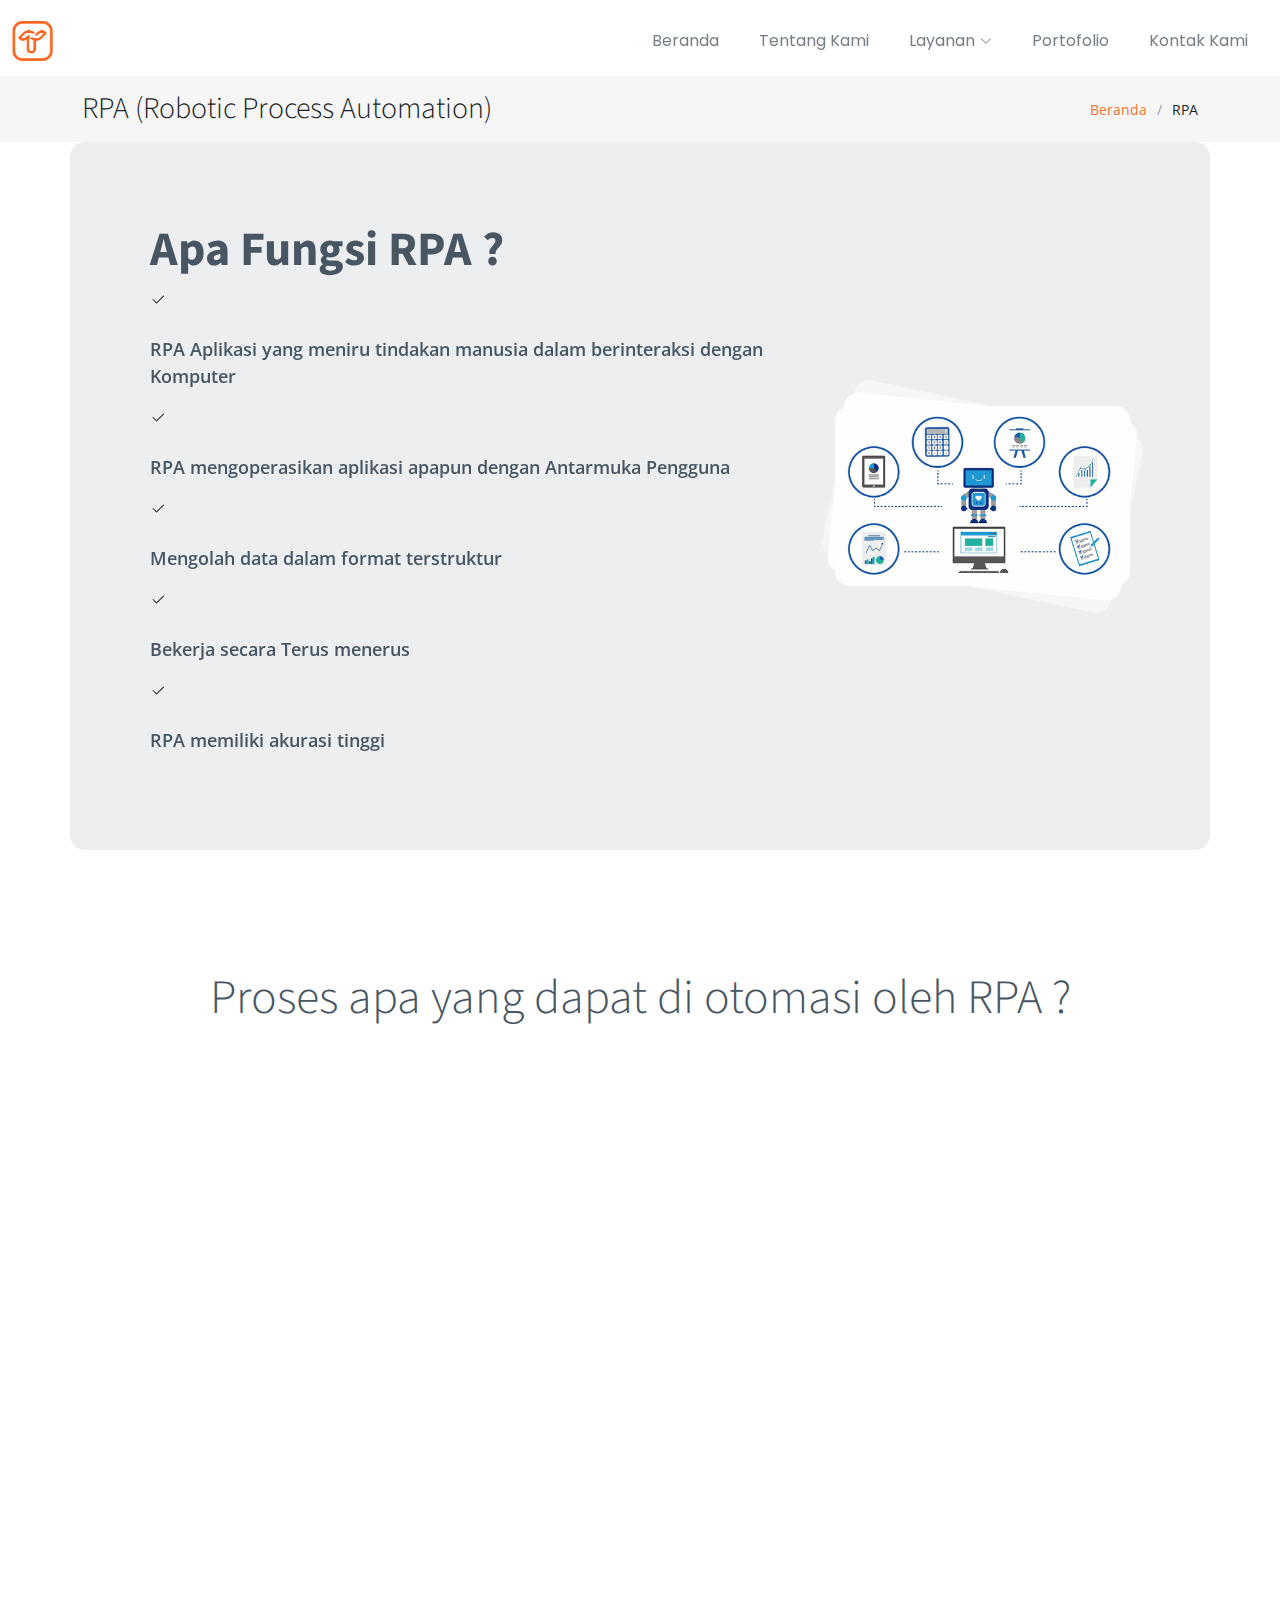
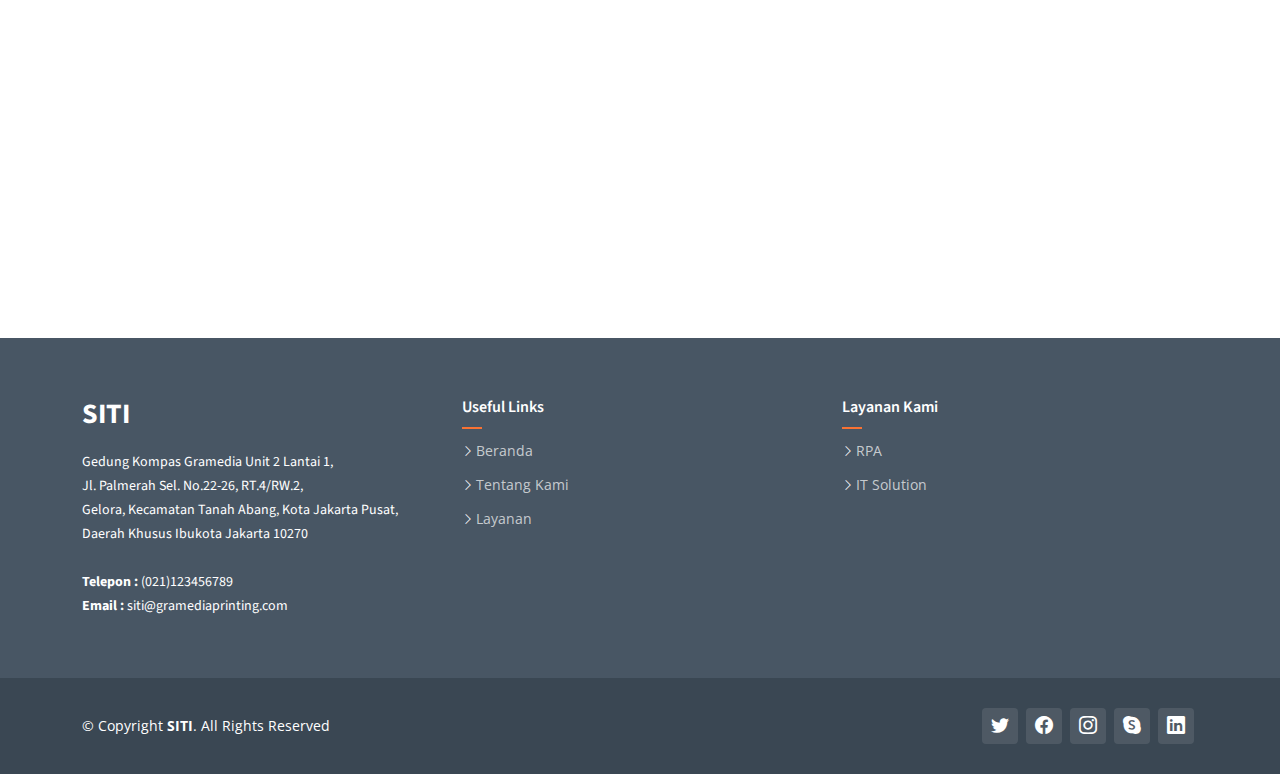
<file: rpa.html>
<!DOCTYPE html>
<html lang="en">

<head>
  <meta charset="utf-8">
  <meta content="width=device-width, initial-scale=1.0" name="viewport">

  <title>Solusi Integrasi Teknologi Indonesia</title>
  <meta content="" name="description">
  <meta content="" name="keywords">

  <!-- Favicons -->
  <link href="assets/img/TS full.png" rel="icon">
  <link href="assets/img/TS full.png" rel="apple-touch-icon">

  <!-- Google Fonts -->
  <link rel="preconnect" href="https://fonts.googleapis.com">
  <link rel="preconnect" href="https://fonts.gstatic.com" crossorigin>
  <link
    href="https://fonts.googleapis.com/css2?family=Open+Sans:ital,wght@0,300;0,400;0,500;0,600;0,700;1,300;1,400;1,500;1,600;1,700&family=Poppins:ital,wght@0,300;0,400;0,500;0,600;0,700;1,300;1,400;1,500;1,600;1,700&family=Source+Sans+Pro:ital,wght@0,300;0,400;0,600;0,700;1,300;1,400;1,600;1,700&display=swap"
    rel="stylesheet">

  <!-- Vendor CSS Files -->
  <link href="assets/vendor/bootstrap/css/bootstrap.min.css" rel="stylesheet">
  <link href="assets/vendor/bootstrap-icons/bootstrap-icons.css" rel="stylesheet">
  <link href="assets/vendor/aos/aos.css" rel="stylesheet">
  <link href="assets/vendor/glightbox/css/glightbox.min.css" rel="stylesheet">
  <link href="assets/vendor/swiper/swiper-bundle.min.css" rel="stylesheet">

  <!-- Template Main CSS Files -->
  <link href="assets/css/variables.css" rel="stylesheet">
  <link href="assets/css/main.css" rel="stylesheet">
</head>

<body>

  <!-- ======= Header ======= -->
  <header id="header" class="header fixed-top" data-scrollto-offset="0">
    <div class="container-fluid d-flex align-items-center justify-content-between">

      <a href="index" class="logo d-flex align-items-center scrollto me-auto me-lg-0">
        <!-- Uncomment the line below if you also wish to use an image logo -->
        <img src="assets/img/TS.png" alt="">
        <!-- <h1>HeroBiz<span>.</span></h1> -->
      </a>

      <nav id="navbar" class="navbar">
        <ul>
          <li><a class="nav-link scrollto" href="index">Beranda</a></li>
          <li><a class="nav-link scrollto" href="index#about">Tentang Kami</a></li>
          <li class="dropdown scrollto"><a href="index#services"><span>Layanan</span> <i
                class="bi bi-chevron-down dropdown-indicator"></i></a>
            <ul>
              <li><a href="rpa">RPA (Robotic Process Automation)</a></li>
              <li><a href="itsol">IT Solution</a></li>
            </ul>
          </li>
          <li><a class="nav-link scrollto" href="index#portfolio">Portofolio</a></li>
          <li><a class="nav-link scrollto" href="index#contact">Kontak Kami</a></li>
        </ul>
        <i class="bi bi-list mobile-nav-toggle d-none"></i>
      </nav><!-- .navbar -->

      <!-- <a class="" href="#"></a> -->

    </div>
  </header><!-- End Header -->

  <main id="main">
    <!-- ======= Breadcrumbs ======= -->
    <div class="breadcrumbs">
      <div class="container">

        <div class="d-flex justify-content-between align-items-center">
          <h2>RPA (Robotic Process Automation)</h2>
          <ol>
            <li><a href="index">Beranda</a></li>
            <li>RPA</li>
          </ol>
        </div>

      </div>
    </div><!-- End Breadcrumbs -->

    <!-- ======= Call To Action Section ======= -->
    <section id="cta" class="cta">
      <div class="container" data-aos="zoom-out">

        <div class="row g-5">

          <div class="col-lg-8 col-md-6 content d-flex flex-column justify-content-center order-last order-md-first">
            <h3>Apa Fungsi RPA ?</h3>
            <i class="bi bi-check2"></i> <br>
            <p>RPA Aplikasi yang meniru tindakan manusia dalam berinteraksi dengan Komputer</p>
            <i class="bi bi-check2"></i> <br>
            <p>RPA mengoperasikan aplikasi apapun dengan Antarmuka Pengguna</p>
            <i class="bi bi-check2"></i> <br>
            <p>Mengolah data dalam format terstruktur</p>
            <i class="bi bi-check2"></i> <br>
            <p>Bekerja secara Terus menerus</p>
            <i class="bi bi-check2"></i> <br>
            <p>RPA memiliki akurasi tinggi</p>
          </div>

          <div class="col-lg-4 col-md-6 order-first order-md-last d-flex align-items-center">
            <div class="img">
              <img src="assets/img/rpa.png" alt="" class="img-fluid">
            </div>
          </div>

        </div>

      </div>
    </section><!-- End Call To Action Section -->

    <!-- ======= Featured Services Section ======= -->
    <section id="featured-services" class="featured-services">
      <div class="container">

        <div class="section-header">
          <h2>Proses apa yang dapat di otomasi oleh RPA ?</h2>
          <!-- <p>Ea vitae aspernatur deserunt voluptatem impedit deserunt magnam occaecati dssumenda quas ut ad dolores adipisci aliquam.</p> -->
        </div>

        <div class="row gy-4">

          <div class="col-xl-6 col-md-6 d-flex" data-aos="zoom-out">
            <div class="service-item position-relative">
              <div class="icon"><i class="bi bi-arrow-repeat icon"></i></div>
              <h4><a class="stretched-link">Proses yang sangat manual dan berulang</a></h4>
              <p>Ini adalah proses volume transaksi tinggi, proses yang sangat sering berjalan harian & mingguan, bukan
                bulanan atau tahunan yang melibatkan pekerjaan manual yang tinggi atau pekerjaan yang rentan terhadap
                kesalahan manusia.</p>
            </div>
          </div><!-- End Service Item -->

          <div class="col-xl-6 col-md-6 d-flex" data-aos="zoom-out" data-aos-delay="200">
            <div class="service-item position-relative">
              <div class="icon"><i class="bi bi-clipboard-check icon"></i></div>
              <h4><a class="stretched-link">Proses berbasis aturan</a></h4>
              <p>Kegiatan dengan instruksi pemrosesan yang jelas dengan pengambilan keputusan berdasarkan aturan standar
                dan prediktif.</p>
            </div>
          </div><!-- End Service Item -->

        </div>

      </div>
    </section><!-- End Featured Services Section -->

    <!-- ======= F.A.Q Section ======= -->
    <section id="faq" class="faq">
      <div class="container-fluid" data-aos="fade-up">

        <div class="row gy-4">

          <div class="col-lg-7 d-flex flex-column justify-content-center align-items-stretch  order-2 order-lg-1">

            <div class="content px-xl-5">
              <h3>Proses apa yang harus di otomasi oleh RPA ?</h3>
              <!-- <p>
                  Lorem ipsum dolor sit amet, consectetur adipiscing elit, sed do eiusmod tempor incididunt ut labore et dolore magna aliqua. Duis aute irure dolor in reprehenderit
                </p> -->
            </div>

            <div class="accordion accordion-flush px-xl-5" id="faqlist">

              <div class="accordion-item" data-aos="fade-up" data-aos-delay="200">
                <h3 class="accordion-header">
                  <button class="accordion-button collapsed" type="button" data-bs-toggle="collapse"
                    data-bs-target="#faq-content-1">
                    <i class="bi bi-x-octagon question-icon"></i>
                    Tingkat pengecualian rendah
                  </button>
                </h3>
                <div id="faq-content-1" class="accordion-collapse collapse" data-bs-parent="#faqlist">
                  <div class="accordion-body">
                    Aktivitas dengan jumlah skenario variasi rendah yang ada dalam proses mengarah ke prosedur
                    penanganan yang berbeda.
                  </div>
                </div>
              </div><!-- # Faq item-->

              <div class="accordion-item" data-aos="fade-up" data-aos-delay="300">
                <h3 class="accordion-header">
                  <button class="accordion-button collapsed" type="button" data-bs-toggle="collapse"
                    data-bs-target="#faq-content-2">
                    <i class="bi bi-graph-up-arrow question-icon"></i>
                    Volume tinggi
                  </button>
                </h3>
                <div id="faq-content-2" class="accordion-collapse collapse" data-bs-parent="#faqlist">
                  <div class="accordion-body">
                    Proses dengan volume transaksi tinggi dan frekuensi tinggi.
                  </div>
                </div>
              </div><!-- # Faq item-->

              <div class="accordion-item" data-aos="fade-up" data-aos-delay="400">
                <h3 class="accordion-header">
                  <button class="accordion-button collapsed" type="button" data-bs-toggle="collapse"
                    data-bs-target="#faq-content-3">
                    <i class="bi bi-eyeglasses question-icon"></i>
                    Proses dengan jenis input elektronik standar yang dapat dibaca
                  </button>
                </h3>
                <div id="faq-content-3" class="accordion-collapse collapse" data-bs-parent="#faqlist">
                  <div class="accordion-body">
                    Proses dipicu oleh input standar dan konsisten. Inputan ini harus dalam jenis inputan yang dapat
                    dibaca seperti Excel, Word, email, xml, PPT, PDF
                    yang dapat dibaca, dll. Proses yang dipicu oleh jenis inputan yang tidak dapat dibaca seperti gambar
                    yang dipindai tanpa OCR tidak dibuang ke otomatisasi.
                  </div>
                </div>
              </div><!-- # Faq item-->

              <div class="accordion-item" data-aos="fade-up" data-aos-delay="500">
                <h3 class="accordion-header">
                  <button class="accordion-button collapsed" type="button" data-bs-toggle="collapse"
                    data-bs-target="#faq-content-4">
                    <i class="bi bi-check2-circle question-icon"></i>
                    Potensi efisiensi operasional
                  </button>
                </h3>
                <div id="faq-content-4" class="accordion-collapse collapse" data-bs-parent="#faqlist">
                  <div class="accordion-body">
                    <i class="bi bi-question-circle question-icon"></i>
                    Proses-proses yang dapat memberikan penghematan dalam hal upaya kerja manusia dari minimal 2
                    karyawan penuh waktu atau FTE.
                  </div>
                </div>
              </div><!-- # Faq item-->

              <div class="accordion-item" data-aos="fade-up" data-aos-delay="600">
                <h3 class="accordion-header">
                  <button class="accordion-button collapsed" type="button" data-bs-toggle="collapse"
                    data-bs-target="#faq-content-5">
                    <i class="bi bi-align-center question-icon"></i>
                    Proses yang matang dan stabil
                  </button>
                </h3>
                <div id="faq-content-5" class="accordion-collapse collapse" data-bs-parent="#faqlist">
                  <div class="accordion-body">
                    Proses yang cenderung terdokumentasi dengan baik, stabil & dapat diprediksi dengan biaya operasional
                    yang terkenal.
                  </div>
                </div>
              </div><!-- # Faq item-->

            </div>

          </div>

          <div class="col-lg-5 align-items-stretch order-1 order-lg-2 img"
            style='background-image: url("assets/img/faq.jpg");'>&nbsp;</div>
        </div>

      </div>
    </section><!-- End F.A.Q Section -->

  </main>

  <!-- ======= Footer ======= -->
  <footer id="footer" class="footer">

    <div class="footer-content">
      <div class="container">
        <div class="row">

          <div class="col-lg-4 col-md-6">
            <div class="footer-info">
              <h3>SITI</h3>
              <p>
                Gedung Kompas Gramedia Unit 2 Lantai 1, <br>
                Jl. Palmerah Sel. No.22-26, RT.4/RW.2, <br>
                Gelora, Kecamatan Tanah Abang, Kota Jakarta Pusat, <br>
                Daerah Khusus Ibukota Jakarta 10270<br><br>
                <strong>Telepon :</strong> (021)123456789<br>
                <strong>Email :</strong> siti@gramediaprinting.com<br>
              </p>
            </div>
          </div>

          <div class="col-lg-4 col-md-6 footer-links">
            <h4>Useful Links</h4>
            <ul>
              <li><i class="bi bi-chevron-right"></i> <a href="#">Beranda</a></li>
              <li><i class="bi bi-chevron-right"></i> <a href="#">Tentang Kami</a></li>
              <li><i class="bi bi-chevron-right"></i> <a href="#">Layanan</a></li>
            </ul>
          </div>

          <div class="col-lg-4 col-md-6 footer-links">
            <h4>Layanan Kami</h4>
            <ul>
              <li><i class="bi bi-chevron-right"></i> <a href="rpa">RPA</a></li>
              <li><i class="bi bi-chevron-right"></i> <a href="itsol">IT Solution</a></li>
            </ul>
          </div>
        </div>
      </div>
    </div>

    <div class="footer-legal text-center">
      <div
        class="container d-flex flex-column flex-lg-row justify-content-center justify-content-lg-between align-items-center">

        <div class="d-flex flex-column align-items-center align-items-lg-start">
          <div class="copyright">
            &copy; Copyright <strong><span>SITI</span></strong>. All Rights Reserved
          </div>
        </div>

        <div class="social-links order-first order-lg-last mb-3 mb-lg-0">
          <a href="#" class="twitter"><i class="bi bi-twitter"></i></a>
          <a href="#" class="facebook"><i class="bi bi-facebook"></i></a>
          <a href="#" class="instagram"><i class="bi bi-instagram"></i></a>
          <a href="#" class="google-plus"><i class="bi bi-skype"></i></a>
          <a href="#" class="linkedin"><i class="bi bi-linkedin"></i></a>
        </div>

      </div>
    </div>

  </footer><!-- End Footer -->

  <a href="http://wa.me/6285920713425" class="scroll-top d-flex align-items-center justify-content-center"><i
      class="bi bi-whatsapp"></i></a>

  <div id="preloader"></div>

  <!-- Vendor JS Files -->
  <script src="assets/vendor/bootstrap/js/bootstrap.bundle.min.js"></script>
  <script src="assets/vendor/aos/aos.js"></script>
  <script src="assets/vendor/glightbox/js/glightbox.min.js"></script>
  <script src="assets/vendor/isotope-layout/isotope.pkgd.min.js"></script>
  <script src="assets/vendor/swiper/swiper-bundle.min.js"></script>
  <script src="assets/vendor/php-email-form/validate.js"></script>

  <!-- Template Main JS File -->
  <script src="assets/js/main.js"></script>

</body>

</html>
</file>
<file: assets/css/variables.css>
/**
* Template Name: HeroBiz
* File: variables.css
* Description: Easily customize colors, typography, and other repetitive properties used in the template main stylesheet file main.css
* 
* Template URL: https://bootstrapmade.com/herobiz-bootstrap-business-template/
* Author: BootstrapMade.com
* License: https://bootstrapmade.com/license/
* 
* Contents:
* 1. HeroBiz template variables 
* 2. Override default Bootstrap variables
* 3. Set color and background class names
*
* Learn more about CSS variables at https://developer.mozilla.org/en-US/docs/Web/CSS/Using_CSS_custom_properties
*/

/*--------------------------------------------------------------
# 1. HeroBiz template variables 
--------------------------------------------------------------*/
:root {

  /* Fonts */
  --font-default: 'Open Sans', system-ui, -apple-system, "Segoe UI", Roboto, "Helvetica Neue", Arial, "Noto Sans", "Liberation Sans", sans-serif, "Apple Color Emoji", "Segoe UI Emoji", "Segoe UI Symbol", "Noto Color Emoji";
  --font-primary: 'Source Sans Pro', sans-serif;
  --font-secondary: 'Poppins', sans-serif;

  /* Colors */
  /* The *-rgb color names are simply the RGB converted value of the corresponding color for use in the rgba() function */

  /* Default text color */
  --color-default: #1a1f24;
  --color-default-rgb: 26, 31, 36;

  /* Defult links color */
  --color-links: #f97233;
  --color-links-hover: #fa9160;

  /* Primay colors */
  --color-primary: #f97233;
  --color-primary-light: #fb9b6e;
  --color-primary-dark: #e54d07;

  --color-primary-rgb: 249, 114, 51;
  --color-primary-light-rgb: 251, 155, 110;
  --color-primary-dark-rgb: 229, 77, 7;

  /* Secondary colors */
  --color-secondary: #485664;
  --color-secondary-light: #8f9fae;
  --color-secondary-dark: #3a4753;

  --color-secondary-rgb: 72, 86, 100;
  --color-secondary-light-rgb: 143, 159, 174;
  --color-secondary-dark-rgb: 58, 71, 83;

  /* General colors */
  --color-blue: #0d6efd;
  --color-blue-rgb: 13, 110, 253;

  --color-indigo: #6610f2;
  --color-indigo-rgb: 102, 16, 242;

  --color-purple: #6f42c1;
  --color-purple-rgb: 111, 66, 193;

  --color-pink: #f3268c;
  --color-pink-rgb: 243, 38, 140;

  --color-red: #df1529;
  --color-red-rgb: 223, 21, 4;

  --color-orange: #fd7e14;
  --color-orange-rgb: 253, 126, 20;

  --color-yellow: #ffc107;
  --color-yellow-rgb: 255, 193, 7;

  --color-green: #059652;
  --color-green-rgb: 5, 150, 82;

  --color-teal: #20c997;
  --color-teal-rgb: 32, 201, 151;

  --color-cyan: #0dcaf0;
  --color-cyan-rgb: 13, 202, 240;

  --color-white: #ffffff;
  --color-white-rgb: 255, 255, 255;

  --color-gray: #6c757d;
  --color-gray-rgb: 108, 117, 125;

  --color-black: #000000;
  --color-black-rgb: 0, 0, 0;
  
}

/*--------------------------------------------------------------
# 2. Override default Bootstrap variables
--------------------------------------------------------------*/
:root {

  --bs-blue: var(--color-blue);
  --bs-indigo: var(--color-indigo);
  --bs-purple: var(--color-purple);
  --bs-pink: var(--color-pink);
  --bs-red: var(--color-red);
  --bs-orange: var(--color-orange);
  --bs-yellow: var(--color-yellow);
  --bs-green: var(--color-green);
  --bs-teal: var(--color-teal);
  --bs-cyan: var(--color-cyan);
  --bs-white: var(--color-white);
  --bs-gray: var(--color-gray);
  --bs-gray-dark: #343a40;
  --bs-gray-100: #f8f9fa;
  --bs-gray-200: #e9ecef;
  --bs-gray-300: #dee2e6;
  --bs-gray-400: #ced4da;
  --bs-gray-500: #adb5bd;
  --bs-gray-600: #6c757d;
  --bs-gray-700: #495057;
  --bs-gray-800: #343a40;
  --bs-gray-900: #212529;
  --bs-primary: var(--color-blue);
  --bs-secondary: var(--color-blue);
  --bs-success: #198754;
  --bs-info: #0dcaf0;
  --bs-warning: #ffc107;
  --bs-danger: #dc3545;
  --bs-light: #f8f9fa;
  --bs-dark: #212529;
  --bs-primary-rgb: var(--color-primary-rgb);
  --bs-secondary-rgb: var(--color-secondary-rgb);
  --bs-success-rgb: 25, 135, 84;
  --bs-info-rgb: 13, 202, 240;
  --bs-warning-rgb: 255, 193, 7;
  --bs-danger-rgb: 220, 53, 69;
  --bs-light-rgb: 248, 249, 250;
  --bs-dark-rgb: 33, 37, 41;
  --bs-white-rgb: var(--color-white-rgb);
  --bs-black-rgb: var(--color-black-rgb);
  --bs-body-color-rgb: var(--color-default-rgb);
  --bs-body-bg-rgb: 255, 255, 255;
  --bs-font-sans-serif: var(--font-default);
  --bs-font-monospace: SFMono-Regular, Menlo, Monaco, Consolas, "Liberation Mono", "Courier New", monospace;
  --bs-gradient: linear-gradient(180deg, rgba(255, 255, 255, 0.15), rgba(255, 255, 255, 0));
  --bs-body-font-family: var(--font-default);
  --bs-body-font-size: 1rem;
  --bs-body-font-weight: 400;
  --bs-body-line-height: 1.5;
  --bs-body-color: var(--color-default);
  --bs-body-bg: #fff;

}

/*--------------------------------------------------------------
# 3. Set color and background class names
--------------------------------------------------------------*/
/* Fonts */
.font-default { font-family: var(--font-default) !important; }
.font-primary { font-family: var(--font-primary) !important;}
.font-secondary { font-family: var(--font-secondary) !important; }

/* Text Colors */
.color-default { color: var(--color-default) !important; }
.color-links { color: var(--color-links) !important; }
.color-links:hover { color: var(--color-links-hover) !important; }
.color-primary { color: var(--color-primary) !important; }
.color-primary-light { color: var(--color-primary-light) !important; }
.color-primary-dark { color: var(--color-primary-dark) !important; }
.color-secondary { color: var(--color-secondary) !important; }
.color-secondary-light { color: var(--color-secondary-light) !important; }
.color-secondary-dark { color: var(--color-secondary-dark) !important; }
.color-blue { color: var(--color-blue) !important; }
.color-indigo { color: var(--color-indigo) !important; }
.color-purple { color: var(--color-purple) !important; }
.color-pink { color: var(--color-pink) !important; }
.color-red { color: var(--color-red) !important; }
.color-orange { color: var(--color-orange) !important; }
.color-yellow { color: var(--color-yellow) !important; }
.color-green { color: var(--color-green) !important; }
.color-teal { color: var(--color-teal) !important; }
.color-cyan { color: var(--color-cyan) !important; }
.color-white { color: var(--color-white) !important; }
.color-gray { color: var(--color-gray) !important; }
.color-black { color: var(--color-black) !important; }

/* Background Colors */
.bg-default { background-color: var(--color-default) !important; }
.bg-primary { background-color: var(--color-primary) !important; }
.bg-primary-light { background-color: var(--color-primary-light) !important; }
.bg-primary-dark { background-color: var(--color-primary-dark) !important; }
.bg-secondary { background-color: var(--color-secondary) !important; }
.bg-secondary-light { background-color: var(--color-secondary-light) !important; }
.bg-secondary-dark { background-color: var(--color-secondary-dark) !important; }
.bg-blue { background-color: var(--color-blue) !important; }
.bg-indigo { background-color: var(--color-indigo) !important; }
.bg-purple { background-color: var(--color-purple) !important; }
.bg-pink { background-color: var(--color-pink) !important; }
.bg-red { background-color: var(--color-red) !important; }
.bg-orange { background-color: var(--color-orange) !important; }
.bg-yellow { background-color: var(--color-yellow) !important; }
.bg-green { background-color: var(--color-green) !important; }
.bg-teal { background-color: var(--color-teal) !important; }
.bg-cyan { background-color: var(--color-cyan) !important; }
.bg-white { background-color: var(--color-white) !important; }
.bg-gray { background-color: var(--color-gray) !important; }
.bg-black { background-color: var(--color-black) !important; }
</file>
<file: assets/css/main.css>
/**
* Template Name: HeroBiz - v1.0.0
* Template URL: https://bootstrapmade.com/herobiz-bootstrap-business-template/
* Author: BootstrapMade.com
* License: https://bootstrapmade.com/license/
*/

/**
* Check out variables.css for easy customization of colors, typography, and other repetitive properties
*/
/*--------------------------------------------------------------
# General
--------------------------------------------------------------*/
:root {
  scroll-behavior: smooth;
}

a {
  color: var(--color-links);
  text-decoration: none;
}

a:hover {
  color: var(--color-links-hover);
  text-decoration: none;
}

h1, h2, h3, h4, h5, h6 {
  font-family: var(--font-primary);
}

/*--------------------------------------------------------------
# Preloader
--------------------------------------------------------------*/
#preloader {
  position: fixed;
  inset: 0;
  z-index: 9999;
  overflow: hidden;
  background: var(--color-white);
  transition: all 0.6s ease-out;
  width: 100%;
  height: 100vh;
}
#preloader:before, #preloader:after {
  content: "";
  position: absolute;
  border: 4px solid var(--color-primary);
  border-radius: 50%;
  -webkit-animation: animate-preloader 2s cubic-bezier(0, 0.2, 0.8, 1) infinite;
  animation: animate-preloader 2s cubic-bezier(0, 0.2, 0.8, 1) infinite;
}
#preloader:after {
  -webkit-animation-delay: -0.5s;
  animation-delay: -0.5s;
}

@-webkit-keyframes animate-preloader {
  0% {
    width: 10px;
    height: 10px;
    top: calc(50% - 5px);
    left: calc(50% - 5px);
    opacity: 1;
  }
  100% {
    width: 72px;
    height: 72px;
    top: calc(50% - 36px);
    left: calc(50% - 36px);
    opacity: 0;
  }
}

@keyframes animate-preloader {
  0% {
    width: 10px;
    height: 10px;
    top: calc(50% - 5px);
    left: calc(50% - 5px);
    opacity: 1;
  }
  100% {
    width: 72px;
    height: 72px;
    top: calc(50% - 36px);
    left: calc(50% - 36px);
    opacity: 0;
  }
}
/*--------------------------------------------------------------
# Sections & Section Header
--------------------------------------------------------------*/
section {
  padding: 60px 0;
  overflow: hidden;
}

.section-header {
  text-align: center;
  padding-bottom: 40px;
}
.section-header h2 {
  font-size: 48px;
  font-weight: 300;
  margin-bottom: 20px;
  color: var(--color-secondary);
}
.section-header p {
  margin: 0 auto;
  color: var(--color-secondary-light);
}
@media (min-width: 1280px) {
  .section-header p {
    max-width: 80%;
  }
}

/*--------------------------------------------------------------
# Breadcrumbs
--------------------------------------------------------------*/
.breadcrumbs {
  padding: 15px 0;
  background: rgba(var(--color-secondary-rgb), 0.05);
  min-height: 40px;
  margin-top: 76px;
}
.breadcrumbs h2 {
  font-size: 30px;
  font-weight: 300;
  margin: 0;
}
.breadcrumbs ol {
  display: flex;
  flex-wrap: wrap;
  list-style: none;
  padding: 0;
  margin: 0;
  font-size: 14px;
}
.breadcrumbs ol li + li {
  padding-left: 10px;
}
.breadcrumbs ol li + li::before {
  display: inline-block;
  padding-right: 10px;
  color: var(--color-secondary-light);
  content: "/";
}
@media (max-width: 992px) {
  .breadcrumbs .d-flex {
    display: block !important;
  }
  .breadcrumbs h2 {
    margin-bottom: 10px;
    font-size: 24px;
  }
  .breadcrumbs ol {
    display: block;
  }
  .breadcrumbs ol li {
    display: inline-block;
  }
}

/*--------------------------------------------------------------
# Scroll top button
--------------------------------------------------------------*/
.scroll-top {
  position: fixed;
  visibility: hidden;
  opacity: 0;
  right: 15px;
  bottom: 15px;
  z-index: 995;
  background: var(--color-primary);
  width: 40px;
  height: 40px;
  border-radius: 4px;
  transition: all 0.4s;
}
.scroll-top i {
  font-size: 24px;
  color: var(--color-white);
  line-height: 0;
}
.scroll-top:hover {
  background: rgba(var(--color-primary-rgb), 0.85);
  color: var(--color-white);
}
.scroll-top.active {
  visibility: visible;
  opacity: 1;
}

/*--------------------------------------------------------------
# Disable aos animation delay on mobile devices
--------------------------------------------------------------*/
@media screen and (max-width: 768px) {
  [data-aos-delay] {
    transition-delay: 0 !important;
  }
}
/*--------------------------------------------------------------
# Header
--------------------------------------------------------------*/
.header {
  padding: 15px 0;
  transition: all 0.5s;
  z-index: 997;
}
.header.sticked {
  background: var(--color-white);
  box-shadow: 0px 2px 20px rgba(var(--color-secondary-rgb), 0.1);
}
.header .logo img {
  max-height: 40px;
  margin-right: 6px;
}
.header .logo h1 {
  font-size: 32px;
  font-weight: 300;
  color: var(--color-secondary);
  font-family: var(--font-secondary);
}
.header .logo h1 span {
  color: var(--color-primary);
  font-weight: 500;
}
.header .btn-getstarted, .header .btn-getstarted:focus {
  font-size: 16px;
  color: var(--color-white);
  background: var(--color-primary);
  padding: 8px 23px;
  border-radius: 4px;
  transition: 0.3s;
  font-family: var(--font-secondary);
}
.header .btn-getstarted:hover, .header .btn-getstarted:focus:hover {
  color: var(--color-white);
  background: rgba(var(--color-primary-rgb), 0.85);
}
@media (max-width: 1279px) {
  .header .btn-getstarted, .header .btn-getstarted:focus {
    margin-right: 50px;
  }
}

/*--------------------------------------------------------------
# Desktop Navigation 
--------------------------------------------------------------*/
@media (min-width: 1280px) {
  .navbar {
    padding: 0;
  }
  .navbar ul {
    margin: 0;
    padding: 0;
    display: flex;
    list-style: none;
    align-items: center;
  }
  .navbar li {
    position: relative;
  }
  .navbar > ul > li {
    white-space: nowrap;
  }
  .navbar a, .navbar a:focus {
    display: flex;
    align-items: center;
    justify-content: space-between;
    padding: 14px 20px;
    font-family: var(--font-secondary);
    font-size: 16px;
    font-weight: 400;
    color: rgba(var(--color-secondary-dark-rgb), 0.7);
    white-space: nowrap;
    transition: 0.3s;
    position: relative;
  }
  .navbar a i, .navbar a:focus i {
    font-size: 12px;
    line-height: 0;
    margin-left: 5px;
  }
  .navbar > ul > li > a:before {
    content: "";
    position: absolute;
    width: 100%;
    height: 2px;
    bottom: 0;
    left: 0;
    background-color: var(--color-primary);
    visibility: hidden;
    transition: all 0.3s ease-in-out 0s;
    transform: scaleX(0);
    transition: all 0.3s ease-in-out 0s;
  }
  .navbar a:hover:before, .navbar li:hover > a:before, .navbar .active:before {
    visibility: visible;
    transform: scaleX(0.7);
  }
  .navbar a:hover, .navbar .active, .navbar .active:focus, .navbar li:hover > a {
    color: var(--color-primary);
  }
  .navbar .dropdown a:hover:before, .navbar .dropdown:hover > a:before, .navbar .dropdown .active:before {
    visibility: hidden;
  }
  .navbar .dropdown a:hover, .navbar .dropdown .active, .navbar .dropdown .active:focus, .navbar .dropdown:hover > a {
    color: var(--color-white);
    background: var(--color-secondary);
  }
  .navbar .dropdown ul {
    display: block;
    position: absolute;
    left: 0;
    top: 100%;
    margin: 0;
    padding: 0 0 10px 0;
    z-index: 99;
    opacity: 0;
    visibility: hidden;
    background: var(--color-secondary);
    transition: 0.3s;
  }
  .navbar .dropdown ul li {
    min-width: 200px;
  }
  .navbar .dropdown ul a {
    padding: 10px 20px;
    font-size: 15px;
    text-transform: none;
    font-weight: 400;
    color: rgba(var(--color-white-rgb), 0.5);
  }
  .navbar .dropdown ul a i {
    font-size: 12px;
  }
  .navbar .dropdown ul a:hover, .navbar .dropdown ul .active:hover, .navbar .dropdown ul li:hover > a {
    color: var(--color-white);
    background: var(--color-primary);
  }
  .navbar .dropdown:hover > ul {
    opacity: 1;
    visibility: visible;
  }
  .navbar .dropdown .dropdown ul {
    top: 0;
    left: calc(100% - 30px);
    visibility: hidden;
  }
  .navbar .dropdown .dropdown:hover > ul {
    opacity: 1;
    top: 0;
    left: 100%;
    visibility: visible;
  }
}
@media (min-width: 1280px) and (max-width: 1366px) {
  .navbar .dropdown .dropdown ul {
    left: -90%;
  }
  .navbar .dropdown .dropdown:hover > ul {
    left: -100%;
  }
}
/*--------------------------------------------------------------
# Mobile Navigation
--------------------------------------------------------------*/
@media (max-width: 1279px) {
  .navbar {
    position: fixed;
    top: 0;
    left: -100%;
    width: calc(100% - 70px);
    bottom: 0;
    transition: 0.3s;
    z-index: 9997;
  }
  .navbar ul {
    position: absolute;
    inset: 0;
    padding: 10px 0;
    margin: 0;
    background: rgba(var(--color-secondary-rgb), 0.9);
    overflow-y: auto;
    transition: 0.3s;
    z-index: 9998;
  }
  .navbar a, .navbar a:focus {
    display: flex;
    align-items: center;
    justify-content: space-between;
    padding: 12px 20px;
    font-size: 16px;
    font-weight: 500;
    color: rgba(var(--color-white-rgb), 0.7);
    white-space: nowrap;
    transition: 0.3s;
  }
  .navbar a i, .navbar a:focus i {
    font-size: 12px;
    line-height: 0;
    margin-left: 5px;
  }
  .navbar a:hover, .navbar .active, .navbar .active:focus, .navbar li:hover > a {
    color: var(--color-white);
  }
  .navbar .dropdown ul, .navbar .dropdown .dropdown ul {
    position: static;
    display: none;
    padding: 10px 0;
    margin: 10px 20px;
    transition: all 0.5s ease-in-out;
    border: 1px solid rgba(var(--color-secondary-light-rgb), 0.3);
  }
  .navbar .dropdown > .dropdown-active, .navbar .dropdown .dropdown > .dropdown-active {
    display: block;
  }

  .mobile-nav-toggle {
    display: block !important;
    color: var(--color-secondary);
    font-size: 28px;
    cursor: pointer;
    line-height: 0;
    transition: 0.5s;
    position: fixed;
    top: 20px;
    z-index: 9999;
    right: 20px;
  }
  .mobile-nav-toggle.bi-x {
    color: var(--color-white);
  }

  .mobile-nav-active {
    overflow: hidden;
    z-index: 9995;
    position: relative;
  }
  .mobile-nav-active .navbar {
    left: 0;
  }
  .mobile-nav-active .navbar:before {
    content: "";
    position: fixed;
    inset: 0;
    background: rgba(var(--color-secondary-rgb), 0.8);
    z-index: 9996;
  }
}
/*--------------------------------------------------------------
# Index Page
--------------------------------------------------------------*/
/*--------------------------------------------------------------
# Hero Section
--------------------------------------------------------------*/
.hero {
  width: 100%;
  min-height: 60vh;
  padding: 0;
  background: var(--color-black);
  background: url("../img/hero-bg.png") center center;
  background-size: cover;
  background-position: center;
  background-repeat: no-repeat;
  position: relative;
  display: flex;
  flex-direction: column;
  justify-content: center;
  padding: 140px 0 60px 0;
}
@media (max-width: 640px) {
  .hero .container {
    padding: 0 60px;
  }
}
.hero h2 {
  color: var(--color-secondary);
  margin-bottom: 25px;
  font-size: 48px;
  font-weight: 300;
  -webkit-animation: fadeInDown 1s both 0.2s;
  animation: fadeInDown 1s both 0.2s;
}
@media (max-width: 768px) {
  .hero h2 {
    font-size: 30px;
  }
}
.hero p {
  color: var(--color-secondary-light);
  -webkit-animation: fadeInDown 1s both 0.4s;
  animation: fadeInDown 1s both 0.4s;
  font-weight: 500;
  margin-bottom: 30px;
}
.hero .img {
  margin-bottom: 40px;
  -webkit-animation: fadeInDownLite 1s both;
  animation: fadeInDownLite 1s both;
}
.hero .btn-get-started {
  font-family: var(--font-secondary);
  font-weight: 400;
  font-size: 16px;
  letter-spacing: 1px;
  display: inline-block;
  padding: 8px 32px;
  border-radius: 5px;
  transition: 0.5s;
  -webkit-animation: fadeInUp 1s both 0.6s;
  animation: fadeInUp 1s both 0.6s;
  color: var(--color-primary);
  border: 2px solid var(--color-primary);
}
.hero .btn-get-started:hover {
  background: var(--color-primary);
  color: var(--color-white);
}
.hero .carousel-control-prev {
  justify-content: start;
}
@media (min-width: 640px) {
  .hero .carousel-control-prev {
    padding-left: 15px;
  }
}
.hero .carousel-control-next {
  justify-content: end;
}
@media (min-width: 640px) {
  .hero .carousel-control-next {
    padding-right: 15px;
  }
}
.hero .carousel-control-next-icon, .hero .carousel-control-prev-icon {
  background: none;
  font-size: 26px;
  line-height: 0;
  background: rgba(var(--color-secondary-rgb), 0.4);
  color: rgba(var(--color-white-rgb), 0.98);
  border-radius: 50px;
  width: 54px;
  height: 54px;
  display: flex;
  align-items: center;
  justify-content: center;
}
.hero .carousel-control-next-icon {
  padding-left: 3px;
}
.hero .carousel-control-prev-icon {
  padding-right: 3px;
}
.hero .carousel-control-prev, .hero .carousel-control-next {
  transition: 0.3s;
}
.hero .carousel-control-prev:focus, .hero .carousel-control-next:focus {
  opacity: 0.5;
}
.hero .carousel-control-prev:hover, .hero .carousel-control-next:hover {
  opacity: 0.9;
}
.hero .carousel-indicators li {
  cursor: pointer;
  background: rgba(var(--color-secondary-rgb), 0.5);
  overflow: hidden;
  border: 0;
  width: 12px;
  height: 12px;
  border-radius: 50px;
  opacity: 0.6;
  transition: 0.3s;
}
.hero .carousel-indicators li.active {
  opacity: 1;
  background: var(--color-primary);
}

@-webkit-keyframes fadeIn {
  from {
    opacity: 0;
  }
  to {
    opacity: 1;
  }
}

@keyframes fadeIn {
  from {
    opacity: 0;
  }
  to {
    opacity: 1;
  }
}
@-webkit-keyframes fadeInUp {
  from {
    opacity: 0;
    transform: translate3d(0, 100%, 0);
  }
  to {
    opacity: 1;
    transform: translate3d(0, 0, 0);
  }
}
@keyframes fadeInUp {
  from {
    opacity: 0;
    transform: translate3d(0, 100%, 0);
  }
  to {
    opacity: 1;
    transform: translate3d(0, 0, 0);
  }
}
@-webkit-keyframes fadeInDown {
  from {
    opacity: 0;
    transform: translate3d(0, -100%, 0);
  }
  to {
    opacity: 1;
    transform: translate3d(0, 0, 0);
  }
}
@keyframes fadeInDown {
  from {
    opacity: 0;
    transform: translate3d(0, -100%, 0);
  }
  to {
    opacity: 1;
    transform: translate3d(0, 0, 0);
  }
}
@-webkit-keyframes fadeInDownLite {
  from {
    opacity: 0;
    transform: translate3d(0, -10%, 0);
  }
  to {
    opacity: 1;
    transform: translate3d(0, 0, 0);
  }
}
@keyframes fadeInDownLite {
  from {
    opacity: 0;
    transform: translate3d(0, -10%, 0);
  }
  to {
    opacity: 1;
    transform: translate3d(0, 0, 0);
  }
}
/*--------------------------------------------------------------
# Featured Services Section
--------------------------------------------------------------*/
.featured-services .service-item {
  padding: 30px;
  transition: all ease-in-out 0.4s;
  background: var(--color-white);
  height: 100%;
}
.featured-services .service-item .icon {
  margin-bottom: 10px;
}
.featured-services .service-item .icon i {
  color: var(--color-primary);
  font-size: 36px;
  transition: 0.3s;
}
.featured-services .service-item h4 {
  font-weight: 600;
  margin-bottom: 15px;
  font-size: 24px;
}
.featured-services .service-item h4 a {
  color: var(--color-secondary);
  transition: ease-in-out 0.3s;
}
.featured-services .service-item p {
  line-height: 24px;
  font-size: 14px;
  margin-bottom: 0;
}
.featured-services .service-item:hover {
  transform: translateY(-10px);
  box-shadow: 0px 0 60px 0 rgba(var(--color-secondary-rgb), 0.1);
}
.featured-services .service-item:hover h4 a {
  color: var(--color-primary);
}

/*--------------------------------------------------------------
# About Section
--------------------------------------------------------------*/
.about .about-img {
  position: relative;
  margin: 60px 0 0 60px;
}
.about .about-img:before {
  position: absolute;
  inset: -60px 0 0 -60px;
  z-index: -1;
  content: "";
  background: url("../img/about-bg.png") top left;
  background-repeat: no-repeat;
}
@media (max-width: 575px) {
  .about .about-img {
    margin: 30px 0 0 30px;
  }
  .about .about-img:before {
    inset: -30px 0 0 -30px;
  }
}
.about h3 {
  color: var(--color-secondary);
  font-family: var(--font-secondary);
  font-weight: 300;
  font-size: 32px;
  margin-bottom: 20px;
}
@media (max-width: 768px) {
  .about h3 {
    font-size: 28px;
  }
}
.about .nav-pills {
  border-bottom: 1px solid rgba(var(--color-secondary-rgb), 0.2);
}
.about .nav-pills li + li {
  margin-left: 40px;
}
.about .nav-link {
  background: none;
  font-size: 18px;
  font-weight: 400;
  color: var(--color-secondary);
  padding: 12px 0;
  margin-bottom: -2px;
  border-radius: 0;
  font-family: var(--font-secondary);
}
.about .nav-link.active {
  color: var(--color-primary);
  background: none;
  border-bottom: 3px solid var(--color-primary);
}
@media (max-width: 575px) {
  .about .nav-link {
    font-size: 16px;
  }
}
.about .tab-content h4 {
  font-size: 18px;
  margin: 0;
  font-weight: 700;
  color: var(--color-secondary);
}
.about .tab-content i {
  font-size: 22px;
  line-height: 0;
  margin-right: 8px;
  color: var(--color-primary);
}

/*--------------------------------------------------------------
# Clients Section
--------------------------------------------------------------*/
.clients {
  padding: 0 0 60px 0;
}
.clients .swiper-slide img {
  opacity: 0.5;
  transition: 0.3s;
  filter: grayscale(100);
}
.clients .swiper-slide img:hover {
  filter: none;
  opacity: 1;
}

/*--------------------------------------------------------------
# Call To Action Section
--------------------------------------------------------------*/
.cta {
  padding: 0;
  margin-bottom: 60px;
}
.cta .container {
  padding: 80px;
  background: rgba(var(--color-secondary-rgb), 0.1);
  border-radius: 15px;
}
@media (max-width: 992px) {
  .cta .container {
    padding: 60px;
  }
}
.cta .content h3 {
  color: var(--color-secondary);
  font-size: 48px;
  font-weight: 700;
}
.cta .content h3 em {
  font-style: normal;
  position: relative;
}
.cta .content h3 em:after {
  content: "";
  position: absolute;
  left: 0;
  right: 0;
  bottom: 10px;
  height: 10px;
  background: rgba(var(--color-primary-rgb), 0.5);
  z-index: -1;
}
.cta .content p {
  color: var(--color-secondary);
  font-weight: 600;
  font-size: 18px;
}
.cta .content .cta-btn {
  color: var(--color-white);
  font-weight: 500;
  font-size: 16px;
  display: inline-block;
  padding: 12px 40px;
  border-radius: 5px;
  transition: 0.5s;
  margin-top: 10px;
  background: rgba(var(--color-primary-dark-rgb), 0.9);
}
.cta .content .cta-btn:hover {
  background: var(--color-primary);
}
.cta .img {
  position: relative;
}
.cta .img:before {
  content: "";
  position: absolute;
  inset: 0;
  background: rgba(var(--color-white-rgb), 0.5);
  border-radius: 15px;
  transform: rotate(12deg);
}
.cta .img:after {
  content: "";
  position: absolute;
  inset: 0;
  background: rgba(var(--color-white-rgb), 0.9);
  border-radius: 15px;
  transform: rotate(6deg);
}
.cta .img img {
  position: relative;
  z-index: 3;
  border-radius: 15px;
}

/*--------------------------------------------------------------
# On Focus Section
--------------------------------------------------------------*/
.onfocus {
  padding: 0;
}
.onfocus .video-play {
  min-height: 400px;
  background: linear-gradient(rgba(var(--color-black-rgb), 0.4), rgba(var(--color-black-rgb), 0.7)), url("../img/onfocus-video-bg.jpg") center center;
  background-size: cover;
}
.onfocus .content {
  background: linear-gradient(rgba(var(--color-secondary-rgb), 0.5), rgba(var(--color-secondary-rgb), 0.8)), url("../img/onfocus-content-bg.jpg") center center;
  background-size: cover;
  color: rgba(var(--color-white-rgb), 0.8);
  padding: 40px;
}
@media (min-width: 768px) {
  .onfocus .content {
    padding: 80px;
  }
}
.onfocus .content h3 {
  font-weight: 600;
  font-size: 32px;
  color: var(--color-white);
}
.onfocus .content ul {
  list-style: none;
  padding: 0;
}
.onfocus .content ul li {
  padding-bottom: 10px;
}
.onfocus .content ul i {
  font-size: 20px;
  padding-right: 4px;
  color: var(--color-primary);
}
.onfocus .content p:last-child {
  margin-bottom: 0;
}
.onfocus .content .read-more {
  font-family: var(--font-primary);
  font-weight: 500;
  font-size: 16px;
  letter-spacing: 1px;
  padding: 12px 24px;
  border-radius: 5px;
  transition: 0.3s;
  display: -nline-flex;
  align-items: center;
  justify-content: center;
  color: var(--color-white);
  background: var(--color-primary);
}
.onfocus .content .read-more i {
  font-size: 18px;
  margin-left: 5px;
  line-height: 0;
  transition: 0.3s;
}
.onfocus .content .read-more:hover {
  background: rgba(var(--color-primary-rgb), 0.9);
  padding-right: 19px;
}
.onfocus .content .read-more:hover i {
  margin-left: 10px;
}
.onfocus .play-btn {
  width: 94px;
  height: 94px;
  background: radial-gradient(var(--color-primary) 50%, rgba(var(--color-primary-rgb), 0.4) 52%);
  border-radius: 50%;
  display: block;
  position: absolute;
  left: calc(50% - 47px);
  top: calc(50% - 47px);
  overflow: hidden;
}
.onfocus .play-btn:before {
  content: "";
  position: absolute;
  width: 120px;
  height: 120px;
  -webkit-animation-delay: 0s;
  animation-delay: 0s;
  -webkit-animation: pulsate-btn 2s;
  animation: pulsate-btn 2s;
  -webkit-animation-direction: forwards;
  animation-direction: forwards;
  -webkit-animation-iteration-count: infinite;
  animation-iteration-count: infinite;
  -webkit-animation-timing-function: steps;
  animation-timing-function: steps;
  opacity: 1;
  border-radius: 50%;
  border: 5px solid rgba(var(--color-primary-rgb), 0.7);
  top: -15%;
  left: -15%;
  background: rgba(198, 16, 0, 0);
}
.onfocus .play-btn:after {
  content: "";
  position: absolute;
  left: 50%;
  top: 50%;
  transform: translateX(-40%) translateY(-50%);
  width: 0;
  height: 0;
  border-top: 10px solid transparent;
  border-bottom: 10px solid transparent;
  border-left: 15px solid var(--color-white);
  z-index: 100;
  transition: all 400ms cubic-bezier(0.55, 0.055, 0.675, 0.19);
}
.onfocus .play-btn:hover:before {
  content: "";
  position: absolute;
  left: 50%;
  top: 50%;
  transform: translateX(-40%) translateY(-50%);
  width: 0;
  height: 0;
  border: none;
  border-top: 10px solid transparent;
  border-bottom: 10px solid transparent;
  border-left: 15px solid var(--color-white);
  z-index: 200;
  -webkit-animation: none;
  animation: none;
  border-radius: 0;
}
.onfocus .play-btn:hover:after {
  border-left: 15px solid var(--color-primary);
  transform: scale(20);
}

@-webkit-keyframes pulsate-btn {
  0% {
    transform: scale(0.6, 0.6);
    opacity: 1;
  }
  100% {
    transform: scale(1, 1);
    opacity: 0;
  }
}

@keyframes pulsate-btn {
  0% {
    transform: scale(0.6, 0.6);
    opacity: 1;
  }
  100% {
    transform: scale(1, 1);
    opacity: 0;
  }
}
/*--------------------------------------------------------------
# Features Section
--------------------------------------------------------------*/
.features .nav-tabs {
  border: 0;
}
.features .nav-link {
  border: 0;
  padding: 25px 20px;
  color: var(--color-secondary);
  box-shadow: 5px 5px 25px rgba(var(--color-secondary-rgb), 0.15);
  border-radius: 0;
  display: flex;
  align-items: center;
  justify-content: center;
  flex-direction: column;
  transition: 0s;
  cursor: pointer;
  height: 100%;
}
.features .nav-link i {
  font-size: 32px;
  line-height: 0;
}
.features .nav-link h4 {
  font-size: 20px;
  font-weight: 600;
  margin: 10px 0 0 0;
  color: var(--color-secondary);
}
.features .nav-link:hover {
  color: var(--color-primary);
}
.features .nav-link.active {
  transition: 0.3s;
  background: var(--color-red) linear-gradient(rgba(var(--color-primary-rgb), 0.95), rgba(var(--color-primary-rgb), 0.6));
  border-color: var(--color-primary);
}
.features .nav-link.active h4 {
  color: var(--color-white);
}
.features .nav-link.active i {
  color: var(--color-white) !important;
}
.features .tab-content {
  margin-top: 30px;
}
.features .tab-pane.active {
  -webkit-animation: fadeIn 0.5s ease-out;
  animation: fadeIn 0.5s ease-out;
}
.features .tab-pane h3 {
  font-weight: 600;
  font-size: 36px;
  color: var(--color-secondary);
}
.features .tab-pane ul {
  list-style: none;
  padding: 0;
}
.features .tab-pane ul li {
  padding-bottom: 10px;
}
.features .tab-pane ul i {
  font-size: 24px;
  margin-right: 4px;
  color: var(--color-primary);
}
.features .tab-pane p:last-child {
  margin-bottom: 0;
}

@keyframes fadeIn {
  0% {
    opacity: 0;
  }
  100% {
    opacity: 1;
  }
}
/*--------------------------------------------------------------
# Services Section
--------------------------------------------------------------*/
.services .img {
  border-radius: 8px;
  overflow: hidden;
}
.services .img img {
  transition: 0.6s;
}
.services .details {
  padding: 50px 30px;
  margin: -100px 30px 0 30px;
  transition: all ease-in-out 0.3s;
  background: var(--color-white);
  position: relative;
  background: rgba(var(--color-white-rgb), 0.9);
  text-align: center;
  border-radius: 8px;
  box-shadow: 0px 0 25px rgba(var(--color-black-rgb), 0.1);
}
.services .details .icon {
  margin: 0;
  width: 72px;
  height: 72px;
  background: var(--color-primary);
  border-radius: 50px;
  display: flex;
  align-items: center;
  justify-content: center;
  margin-bottom: 20px;
  color: var(--color-white);
  font-size: 28px;
  transition: ease-in-out 0.3s;
  position: absolute;
  top: -36px;
  left: calc(50% - 36px);
  border: 6px solid var(--color-white);
}
.services .details h3 {
  color: var(--color-default);
  font-weight: 700;
  margin: 10px 0 15px 0;
  font-size: 22px;
  transition: ease-in-out 0.3s;
}
.services .details p {
  line-height: 24px;
  font-size: 14px;
  margin-bottom: 0;
}
.services .service-item:hover .details h3 {
  color: var(--color-primary);
}
.services .service-item:hover .details .icon {
  background: var(--color-white);
  border: 2px solid var(--color-primary);
}
.services .service-item:hover .details .icon i {
  color: var(--color-primary);
}
.services .service-item:hover .img img {
  transform: scale(1.2);
}

/*--------------------------------------------------------------
# Testimonials Section
--------------------------------------------------------------*/
.testimonials {
  padding: 80px 0;
  background: url("../img/testimonials-bg.jpg") no-repeat;
  background-position: center center;
  background-size: cover;
  position: relative;
}
.testimonials::before {
  content: "";
  position: absolute;
  inset: 0;
  background: rgba(var(--color-secondary-dark-rgb), 0.8);
}
.testimonials .section-header {
  margin-bottom: 40px;
}
.testimonials .testimonials-carousel, .testimonials .testimonials-slider {
  overflow: hidden;
}
.testimonials .testimonial-item {
  text-align: center;
  color: var(--color-white);
}
.testimonials .testimonial-item .testimonial-img {
  width: 100px;
  border-radius: 50%;
  border: 6px solid rgba(var(--color-white-rgb), 0.15);
  margin: 0 auto;
}
.testimonials .testimonial-item h3 {
  font-size: 20px;
  font-weight: bold;
  margin: 10px 0 5px 0;
  color: var(--color-white);
}
.testimonials .testimonial-item h4 {
  font-size: 14px;
  color: rgba(var(--color-white-rgb), 0.6);
  margin: 0 0 15px 0;
}
.testimonials .testimonial-item .stars {
  margin-bottom: 15px;
}
.testimonials .testimonial-item .stars i {
  color: var(--color-yellow);
  margin: 0 1px;
}
.testimonials .testimonial-item .quote-icon-left, .testimonials .testimonial-item .quote-icon-right {
  color: rgba(var(--color-white-rgb), 0.6);
  font-size: 26px;
  line-height: 0;
}
.testimonials .testimonial-item .quote-icon-left {
  display: inline-block;
  left: -5px;
  position: relative;
}
.testimonials .testimonial-item .quote-icon-right {
  display: inline-block;
  right: -5px;
  position: relative;
  top: 10px;
  transform: scale(-1, -1);
}
.testimonials .testimonial-item p {
  font-style: italic;
  margin: 0 auto 15px auto;
}
.testimonials .swiper-pagination {
  margin-top: 20px;
  position: relative;
}
.testimonials .swiper-pagination .swiper-pagination-bullet {
  width: 12px;
  height: 12px;
  background-color: rgba(var(--color-white-rgb), 0.4);
  opacity: 0.5;
}
.testimonials .swiper-pagination .swiper-pagination-bullet-active {
  background-color: var(--color-white);
  opacity: 1;
}
@media (min-width: 992px) {
  .testimonials .testimonial-item p {
    width: 80%;
  }
}

/*--------------------------------------------------------------
# Pricing Section
--------------------------------------------------------------*/
.pricing {
  background: rgba(var(--color-secondary-rgb), 0.04);
}
.pricing .pricing-item {
  padding: 60px 40px;
  box-shadow: 0 3px 20px -2px rgba(var(--color-gray-rgb), 0.15);
  background: var(--color-white);
  height: 100%;
  display: flex;
  flex-direction: column;
  border: 4px solid var(--color-white);
  border-radius: 10px;
  overflow: hidden;
}
.pricing .pricing-header {
  background: linear-gradient(rgba(var(--color-secondary-rgb), 0.9), rgba(var(--color-secondary-rgb), 0.9)), url("../img/pricing-bg.jpg") center center;
  background-size: cover;
  text-align: center;
  padding: 40px;
  margin: -60px -40px 0;
}
.pricing h3 {
  font-weight: 600;
  margin-bottom: 5px;
  font-size: 36px;
  color: var(--color-white);
}
.pricing h4 {
  font-size: 48px;
  color: var(--color-white);
  font-weight: 400;
  font-family: var(--font-primary);
  margin-bottom: 0;
}
.pricing h4 sup {
  font-size: 28px;
}
.pricing h4 span {
  color: rgba(var(--color-white-rgb), 0.6);
  font-size: 24px;
}
.pricing ul {
  padding: 30px 0;
  list-style: none;
  color: var(--color-gray);
  text-align: left;
  line-height: 20px;
}
.pricing ul li {
  padding: 10px 0;
  display: flex;
  align-items: center;
}
.pricing ul i {
  color: var(--color-primary);
  font-size: 36px;
  padding-right: 3px;
  line-height: 0;
}
.pricing ul .na {
  color: rgba(var(--color-gray-rgb), 0.5);
}
.pricing ul .na i {
  color: rgba(var(--color-gray-rgb), 0.5);
  font-size: 24px;
  padding-left: 4px;
}
.pricing ul .na span {
  text-decoration: line-through;
}
.pricing .buy-btn {
  display: inline-block;
  padding: 12px 40px;
  border-radius: 6px;
  color: var(--color-primary);
  transition: none;
  font-size: 16px;
  font-weight: 700;
  transition: 0.3s;
  border: 1px solid var(--color-primary);
}
.pricing .buy-btn:hover {
  background: var(--color-primary);
  color: var(--color-white);
}
.pricing .featured {
  border-color: var(--color-primary);
}
.pricing .featured .pricing-header {
  background: linear-gradient(rgba(var(--color-primary-rgb), 0.9), rgba(var(--color-primary-rgb), 0.9)), url("../img/pricing-bg.jpg") center center;
}
.pricing .featured .buy-btn {
  background: var(--color-primary);
  color: var(--color-white);
}

/*--------------------------------------------------------------
# F.A.Q Section
--------------------------------------------------------------*/
@media (max-width: 991px) {
  .faq {
    padding: 0;
  }
}
.faq .content h3 {
  font-weight: 400;
  font-size: 34px;
  color: var(--color-secondary);
}
.faq .content h4 {
  font-size: 20px;
  font-weight: 700;
  margin-top: 5px;
}
.faq .content p {
  font-size: 15px;
  color: var(--color-gray);
}
.faq .img {
  background-size: cover;
  background-repeat: no-repeat;
  background-position: center center;
  min-height: 400px;
}
.faq .accordion-item {
  border: 0;
  margin-top: 15px;
  box-shadow: 0px 5px 25px 0px rgba(var(--color-black-rgb), 0.06);
}
.faq .accordion-collapse {
  border: 0;
}
.faq .accordion-button {
  padding: 15px 40px 20px 60px;
  font-weight: 600;
  border: 0;
  font-size: 18px;
  color: var(--color-default);
  text-align: left;
  background: var(--color-white);
  box-shadow: none;
  border-radius: 5px;
}
.faq .accordion-button:not(.collapsed) {
  color: var(--color-primary);
  border-bottom: 0;
  box-shadow: none;
}
.faq .question-icon {
  position: absolute;
  top: 14px;
  left: 25px;
  font-size: 20px;
  color: var(--color-primary);
}
.faq .accordion-button:after {
  position: absolute;
  right: 15px;
  top: 15px;
  color: var(--color-primary);
}
.faq .accordion-body {
  padding: 0 30px 25px 60px;
  border: 0;
  border-radius: 5px;
  background: var(--color-white);
  box-shadow: none;
}

/*--------------------------------------------------------------
# Portfolio Section
--------------------------------------------------------------*/
.portfolio .portfolio-flters {
  padding: 0;
  margin: 0 auto 30px auto;
  list-style: none;
  text-align: center;
}
.portfolio .portfolio-flters li {
  cursor: pointer;
  display: inline-block;
  padding: 0;
  font-size: 18px;
  font-weight: 300;
  margin: 0 10px;
  line-height: 1;
  margin-bottom: 5px;
  transition: all 0.3s ease-in-out;
}
.portfolio .portfolio-flters li:hover, .portfolio .portfolio-flters li.filter-active {
  color: var(--color-primary);
}
.portfolio .portfolio-flters li:first-child {
  margin-left: 0;
}
.portfolio .portfolio-flters li:last-child {
  margin-right: 0;
}
@media (max-width: 575px) {
  .portfolio .portfolio-flters li {
    font-size: 14px;
    margin: 0 5px;
  }
}
.portfolio .portfolio-item {
  position: relative;
  border: 1px solid var(--color-white);
  overflow: hidden;
  z-index: 1;
}
.portfolio .portfolio-item img {
  transition: all 0.3s;
}
.portfolio .portfolio-item:before {
  content: "";
  inset: 0;
  position: absolute;
  background: rgba(var(--color-secondary-rgb), 0.8);
  z-index: 2;
  transition: 0.5s;
  visibility: hidden;
  opacity: 0;
}
.portfolio .portfolio-item .portfolio-info {
  opacity: 0;
  position: absolute;
  inset: auto 40px 40px 40px;
  z-index: 3;
  transition: all ease-in-out 0.3s;
  padding: 20px;
}
.portfolio .portfolio-item .portfolio-info h4 {
  font-size: 18px;
  font-weight: 600;
  color: var(--color-white);
  padding-right: 50px;
}
.portfolio .portfolio-item .portfolio-info .preview-link, .portfolio .portfolio-item .portfolio-info .details-link {
  position: absolute;
  right: 50px;
  font-size: 24px;
  top: calc(50% - 14px);
  color: rgba(var(--color-white-rgb), 0.7);
  transition: 0.3s;
  line-height: 0;
}
.portfolio .portfolio-item .portfolio-info .preview-link:hover, .portfolio .portfolio-item .portfolio-info .details-link:hover {
  color: var(--color-white);
}
.portfolio .portfolio-item .portfolio-info .details-link {
  right: 14px;
  font-size: 28px;
}
.portfolio .portfolio-item:hover:before {
  visibility: visible;
  opacity: 1;
}
.portfolio .portfolio-item:hover img {
  transform: scale(1.2);
}
.portfolio .portfolio-item:hover .portfolio-info {
  opacity: 1;
  inset: auto 10px 0 10px;
}

/*--------------------------------------------------------------
# Team Section
--------------------------------------------------------------*/
.team .team-member .member-img {
  border-radius: 8px;
  overflow: hidden;
}
.team .team-member .social {
  position: absolute;
  left: 0;
  top: -18px;
  right: 0;
  opacity: 0;
  transition: ease-in-out 0.3s;
  display: flex;
  align-items: center;
  justify-content: center;
}
.team .team-member .social a {
  transition: color 0.3s;
  color: var(--color-white);
  background: var(--color-primary);
  margin: 0 5px;
  display: inline-flex;
  align-items: center;
  justify-content: center;
  width: 36px;
  height: 36px;
  border-radius: 50%;
  transition: 0.3s;
}
.team .team-member .social a i {
  line-height: 0;
  font-size: 16px;
}
.team .team-member .social a:hover {
  background: var(--color-primary-light);
}
.team .team-member .social i {
  font-size: 18px;
  margin: 0 2px;
}
.team .team-member .member-info {
  padding: 30px 15px;
  text-align: center;
  box-shadow: 0px 2px 15px rgba(var(--color-black-rgb), 0.1);
  background: var(--color-white);
  margin: -50px 20px 0 20px;
  position: relative;
  border-radius: 8px;
}
.team .team-member .member-info h4 {
  font-weight: 400;
  margin-bottom: 5px;
  font-size: 24px;
  color: var(--color-secondary);
}
.team .team-member .member-info span {
  display: block;
  font-size: 16px;
  font-weight: 400;
  color: var(--color-gray);
}
.team .team-member .member-info p {
  font-style: italic;
  font-size: 14px;
  line-height: 26px;
  color: var(--color-gray);
}
.team .team-member:hover .social {
  opacity: 1;
}

/*--------------------------------------------------------------
# Recent Blog Posts
--------------------------------------------------------------*/
.recent-blog-posts .post-box {
  transition: 0.3s;
  height: 100%;
  overflow: hidden;
  position: relative;
  display: flex;
  flex-direction: column;
}
.recent-blog-posts .post-box .post-img {
  overflow: hidden;
  position: relative;
  border-radius: 10px;
}
.recent-blog-posts .post-box .post-img img {
  transition: 0.5s;
}
.recent-blog-posts .post-box .meta {
  margin-top: 15px;
}
.recent-blog-posts .post-box .meta .post-date {
  font-size: 15px;
  font-weight: 400;
  color: var(--color-primary);
}
.recent-blog-posts .post-box .meta .post-author {
  font-size: 15px;
  font-weight: 400;
  color: var(--color-secondary);
}
.recent-blog-posts .post-box .post-title {
  font-size: 24px;
  color: var(--color-secondary);
  font-weight: 700;
  margin: 15px 0 0 0;
  position: relative;
  transition: 0.3s;
}
.recent-blog-posts .post-box p {
  margin: 15px 0 0 0;
  color: rgba(var(--color-secondary-dark-rgb), 0.7);
}
.recent-blog-posts .post-box .readmore {
  display: flex;
  align-items: center;
  font-weight: 600;
  line-height: 1;
  transition: 0.3s;
  margin-top: 15px;
}
.recent-blog-posts .post-box .readmore i {
  line-height: 0;
  margin-left: 4px;
  font-size: 18px;
}
.recent-blog-posts .post-box:hover .post-title {
  color: var(--color-primary);
}
.recent-blog-posts .post-box:hover .post-img img {
  transform: scale(1.1);
}

/*--------------------------------------------------------------
# Contact Section
--------------------------------------------------------------*/
.contact .map {
  margin-bottom: 40px;
}
.contact .map iframe {
  border: 0;
  width: 100%;
  height: 400px;
}
.contact .info {
  padding: 40px;
  box-shadow: 0px 2px 15px rgba(var(--color-black-rgb), 0.1);
  overflow: hidden;
}
.contact .info h3 {
  font-weight: 600;
  font-size: 24px;
}
.contact .info p {
  color: var(--color-secondary-light);
  margin-bottom: 30px;
  font-size: 15px;
}
.contact .info-item + .info-item {
  padding-top: 20px;
  margin-top: 20px;
  border-top: 1px solid rgba(var(--color-secondary-rgb), 0.15);
}
.contact .info-item i {
  font-size: 24px;
  color: var(--color-primary);
  transition: all 0.3s ease-in-out;
  margin-right: 20px;
}
.contact .info-item h4 {
  padding: 0;
  font-size: 18px;
  font-weight: 600;
  margin-bottom: 5px;
  color: var(--color-secondary);
}
.contact .info-item p {
  padding: 0;
  margin-bottom: 0;
  font-size: 14px;
  color: var(--color-secondary-light);
}
.contact .php-email-form {
  width: 100%;
  background: var(--color-white);
}
.contact .php-email-form .form-group {
  padding-bottom: 8px;
}
.contact .php-email-form .error-message {
  display: none;
  color: var(--color-white);
  background: var(--color-red);
  text-align: left;
  padding: 15px;
  font-weight: 600;
}
.contact .php-email-form .error-message br + br {
  margin-top: 25px;
}
.contact .php-email-form .sent-message {
  display: none;
  color: var(--color-white);
  background: var(--color-green);
  text-align: center;
  padding: 15px;
  font-weight: 600;
}
.contact .php-email-form .loading {
  display: none;
  background: var(--color-white);
  text-align: center;
  padding: 15px;
}
.contact .php-email-form .loading:before {
  content: "";
  display: inline-block;
  border-radius: 50%;
  width: 24px;
  height: 24px;
  margin: 0 10px -6px 0;
  border: 3px solid var(--color-green);
  border-top-color: var(--color-white);
  -webkit-animation: animate-loading 1s linear infinite;
  animation: animate-loading 1s linear infinite;
}
.contact .php-email-form input[type=text], .contact .php-email-form input[type=email], .contact .php-email-form textarea {
  border-radius: 0px;
  box-shadow: none;
  font-size: 14px;
}
.contact .php-email-form input[type=text]:focus, .contact .php-email-form input[type=email]:focus, .contact .php-email-form textarea:focus {
  border-color: var(--color-secondary-light);
}
.contact .php-email-form input[type=text], .contact .php-email-form input[type=email] {
  height: 48px;
  padding: 10px 15px;
}
.contact .php-email-form textarea {
  padding: 10px 12px;
  height: 290px;
}
.contact .php-email-form button[type=submit] {
  background: var(--color-primary);
  border: 0;
  padding: 13px 50px;
  color: var(--color-white);
  transition: 0.4s;
  border-radius: 0;
}
.contact .php-email-form button[type=submit]:hover {
  background: rgba(var(--color-primary-rgb), 0.85);
}
@-webkit-keyframes animate-loading {
  0% {
    transform: rotate(0deg);
  }
  100% {
    transform: rotate(360deg);
  }
}
@keyframes animate-loading {
  0% {
    transform: rotate(0deg);
  }
  100% {
    transform: rotate(360deg);
  }
}

/*--------------------------------------------------------------
# Portfolio Details
--------------------------------------------------------------*/
.portfolio-details {
  padding-top: 40px;
}
.portfolio-details .portfolio-details-slider img {
  width: 100%;
}
.portfolio-details .portfolio-details-slider .swiper-pagination {
  margin-top: 20px;
  position: relative;
}
.portfolio-details .portfolio-details-slider .swiper-pagination .swiper-pagination-bullet {
  width: 12px;
  height: 12px;
  background-color: var(--color-white);
  opacity: 1;
  border: 1px solid var(--color-primary);
}
.portfolio-details .portfolio-details-slider .swiper-pagination .swiper-pagination-bullet-active {
  background-color: var(--color-primary);
}
.portfolio-details .portfolio-info {
  padding: 30px;
  box-shadow: 0px 0 30px rgba(var(--color-secondary-rgb), 0.15);
}
.portfolio-details .portfolio-info h3 {
  font-size: 22px;
  font-weight: 700;
  margin-bottom: 20px;
  padding-bottom: 20px;
  border-bottom: 1px solid var(--color-secondary-light);
}
.portfolio-details .portfolio-info ul {
  list-style: none;
  padding: 0;
  font-size: 15px;
}
.portfolio-details .portfolio-info ul li + li {
  margin-top: 10px;
}
.portfolio-details .portfolio-description {
  padding-top: 30px;
}
.portfolio-details .portfolio-description h2 {
  font-size: 26px;
  font-weight: 700;
  margin-bottom: 20px;
}
.portfolio-details .portfolio-description p {
  padding: 0;
}

/*--------------------------------------------------------------
# Blog Stylings
--------------------------------------------------------------*/
/*--------------------------------------------------------------
# Blog Home Posts List
--------------------------------------------------------------*/
.blog .posts-list article {
  box-shadow: 0 4px 16px rgba(var(--color-black-rgb), 0.1);
  padding: 30px;
  height: 100%;
}
.blog .posts-list article + article {
  margin-top: 60px;
}
.blog .posts-list .post-img {
  max-height: 240px;
  margin: -30px -30px 0 -30px;
  overflow: hidden;
}
.blog .posts-list .title {
  font-size: 24px;
  font-weight: 700;
  padding: 0;
  margin: 20px 0 0 0;
}
.blog .posts-list .title a {
  color: var(--color-secondary);
  transition: 0.3s;
}
.blog .posts-list .title a:hover {
  color: var(--color-primary);
}
.blog .posts-list .meta-top {
  margin-top: 20px;
  color: var(--color-gray);
}
.blog .posts-list .meta-top ul {
  display: flex;
  flex-wrap: wrap;
  list-style: none;
  align-items: center;
  padding: 0;
  margin: 0;
}
.blog .posts-list .meta-top ul li + li {
  padding-left: 20px;
}
.blog .posts-list .meta-top i {
  font-size: 16px;
  margin-right: 8px;
  line-height: 0;
  color: rgba(var(--color-primary-rgb), 0.8);
}
.blog .posts-list .meta-top a {
  color: var(--color-gray);
  font-size: 14px;
  display: inline-block;
  line-height: 1;
}
.blog .posts-list .content {
  margin-top: 20px;
}
.blog .posts-list .read-more a {
  display: inline-block;
  background: var(--color-primary);
  color: var(--color-white);
  padding: 8px 30px;
  transition: 0.3s;
  font-size: 14px;
  border-radius: 4px;
}
.blog .posts-list .read-more a:hover {
  background: rgba(var(--color-primary-rgb), 0.8);
}

/*--------------------------------------------------------------
# Blog Details Page
--------------------------------------------------------------*/
.blog .blog-details {
  box-shadow: 0 4px 16px rgba(var(--color-black-rgb), 0.1);
  padding: 30px;
}
.blog .blog-details .post-img {
  margin: -30px -30px 20px -30px;
  overflow: hidden;
}
.blog .blog-details .title {
  font-size: 28px;
  font-weight: 700;
  padding: 0;
  margin: 20px 0 0 0;
  color: var(--color-secondary);
}
.blog .blog-details .content {
  margin-top: 20px;
}
.blog .blog-details .content h3 {
  font-size: 22px;
  margin-top: 30px;
  font-weight: bold;
}
.blog .blog-details .content blockquote {
  overflow: hidden;
  background-color: rgba(var(--color-secondary-rgb), 0.06);
  padding: 60px;
  position: relative;
  text-align: center;
  margin: 20px 0;
}
.blog .blog-details .content blockquote p {
  color: var(--color-default);
  line-height: 1.6;
  margin-bottom: 0;
  font-style: italic;
  font-weight: 500;
  font-size: 22px;
}
.blog .blog-details .content blockquote:after {
  content: "";
  position: absolute;
  left: 0;
  top: 0;
  bottom: 0;
  width: 3px;
  background-color: var(--color-secondary);
  margin-top: 20px;
  margin-bottom: 20px;
}
.blog .blog-details .meta-top {
  margin-top: 20px;
  color: var(--color-gray);
}
.blog .blog-details .meta-top ul {
  display: flex;
  flex-wrap: wrap;
  list-style: none;
  align-items: center;
  padding: 0;
  margin: 0;
}
.blog .blog-details .meta-top ul li + li {
  padding-left: 20px;
}
.blog .blog-details .meta-top i {
  font-size: 16px;
  margin-right: 8px;
  line-height: 0;
  color: rgba(var(--color-primary-rgb), 0.8);
}
.blog .blog-details .meta-top a {
  color: var(--color-gray);
  font-size: 14px;
  display: inline-block;
  line-height: 1;
}
.blog .blog-details .meta-bottom {
  padding-top: 10px;
  border-top: 1px solid rgba(var(--color-secondary-rgb), 0.15);
}
.blog .blog-details .meta-bottom i {
  color: var(--color-secondary-light);
  display: inline;
}
.blog .blog-details .meta-bottom a {
  color: rgba(var(--color-secondary-rgb), 0.8);
  transition: 0.3s;
}
.blog .blog-details .meta-bottom a:hover {
  color: var(--color-primary);
}
.blog .blog-details .meta-bottom .cats {
  list-style: none;
  display: inline;
  padding: 0 20px 0 0;
  font-size: 14px;
}
.blog .blog-details .meta-bottom .cats li {
  display: inline-block;
}
.blog .blog-details .meta-bottom .tags {
  list-style: none;
  display: inline;
  padding: 0;
  font-size: 14px;
}
.blog .blog-details .meta-bottom .tags li {
  display: inline-block;
}
.blog .blog-details .meta-bottom .tags li + li::before {
  padding-right: 6px;
  color: var(--color-default);
  content: ",";
}
.blog .blog-details .meta-bottom .share {
  font-size: 16px;
}
.blog .blog-details .meta-bottom .share i {
  padding-left: 5px;
}
.blog .post-author {
  padding: 20px;
  margin-top: 30px;
  box-shadow: 0 4px 16px rgba(var(--color-black-rgb), 0.1);
}
.blog .post-author img {
  max-width: 120px;
  margin-right: 20px;
}
.blog .post-author h4 {
  font-weight: 600;
  font-size: 22px;
  margin-bottom: 0px;
  padding: 0;
  color: var(--color-secondary);
}
.blog .post-author .social-links {
  margin: 0 10px 10px 0;
}
.blog .post-author .social-links a {
  color: rgba(var(--color-secondary-rgb), 0.5);
  margin-right: 5px;
}
.blog .post-author p {
  font-style: italic;
  color: rgba(var(--color-gray-rgb), 0.8);
  margin-bottom: 0;
}

/*--------------------------------------------------------------
# Blog Sidebar
--------------------------------------------------------------*/
.blog .sidebar {
  padding: 30px;
  box-shadow: 0 4px 16px rgba(var(--color-black-rgb), 0.1);
}
.blog .sidebar .sidebar-title {
  font-size: 20px;
  font-weight: 700;
  padding: 0;
  margin: 0;
  color: var(--color-secondary);
}
.blog .sidebar .sidebar-item + .sidebar-item {
  margin-top: 40px;
}
.blog .sidebar .search-form form {
  background: var(--color-white);
  border: 1px solid rgba(var(--color-secondary-rgb), 0.3);
  padding: 3px 10px;
  position: relative;
}
.blog .sidebar .search-form form input[type=text] {
  border: 0;
  padding: 4px;
  border-radius: 4px;
  width: calc(100% - 40px);
}
.blog .sidebar .search-form form input[type=text]:focus {
  outline: none;
}
.blog .sidebar .search-form form button {
  position: absolute;
  top: 0;
  right: 0;
  bottom: 0;
  border: 0;
  background: none;
  font-size: 16px;
  padding: 0 15px;
  margin: -1px;
  background: var(--color-primary);
  color: var(--color-white);
  transition: 0.3s;
  border-radius: 0 4px 4px 0;
  line-height: 0;
}
.blog .sidebar .search-form form button i {
  line-height: 0;
}
.blog .sidebar .search-form form button:hover {
  background: rgba(var(--color-primary-rgb), 0.8);
}
.blog .sidebar .categories ul {
  list-style: none;
  padding: 0;
}
.blog .sidebar .categories ul li + li {
  padding-top: 10px;
}
.blog .sidebar .categories ul a {
  color: var(--color-secondary);
  transition: 0.3s;
}
.blog .sidebar .categories ul a:hover {
  color: var(--color-default);
}
.blog .sidebar .categories ul a span {
  padding-left: 5px;
  color: rgba(var(--color-default-rgb), 0.4);
  font-size: 14px;
}
.blog .sidebar .recent-posts .post-item {
  display: flex;
}
.blog .sidebar .recent-posts .post-item + .post-item {
  margin-top: 15px;
}
.blog .sidebar .recent-posts img {
  width: 80px;
  margin-right: 15px;
}
.blog .sidebar .recent-posts h4 {
  font-size: 18px;
  font-weight: 400;
}
.blog .sidebar .recent-posts h4 a {
  color: var(--color-secondary);
  transition: 0.3s;
}
.blog .sidebar .recent-posts h4 a:hover {
  color: var(--color-primary);
}
.blog .sidebar .recent-posts time {
  display: block;
  font-style: italic;
  font-size: 14px;
  color: rgba(var(--color-default-rgb), 0.4);
}
.blog .sidebar .tags {
  margin-bottom: -10px;
}
.blog .sidebar .tags ul {
  list-style: none;
  padding: 0;
}
.blog .sidebar .tags ul li {
  display: inline-block;
}
.blog .sidebar .tags ul a {
  color: var(--color-secondary-light);
  font-size: 14px;
  padding: 6px 14px;
  margin: 0 6px 8px 0;
  border: 1px solid rgba(var(--color-secondary-light-rgb), 0.8);
  display: inline-block;
  transition: 0.3s;
}
.blog .sidebar .tags ul a:hover {
  color: var(--color-white);
  border: 1px solid var(--color-primary);
  background: var(--color-primary);
}
.blog .sidebar .tags ul a span {
  padding-left: 5px;
  color: rgba(var(--color-secondary-light-rgb), 0.8);
  font-size: 14px;
}

/*--------------------------------------------------------------
# Blog Comments
--------------------------------------------------------------*/
.blog .comments {
  margin-top: 30px;
}
.blog .comments .comments-count {
  font-weight: bold;
}
.blog .comments .comment {
  margin-top: 30px;
  position: relative;
}
.blog .comments .comment .comment-img {
  margin-right: 14px;
}
.blog .comments .comment .comment-img img {
  width: 60px;
}
.blog .comments .comment h5 {
  font-size: 16px;
  margin-bottom: 2px;
}
.blog .comments .comment h5 a {
  font-weight: bold;
  color: var(--color-default);
  transition: 0.3s;
}
.blog .comments .comment h5 a:hover {
  color: var(--color-primary);
}
.blog .comments .comment h5 .reply {
  padding-left: 10px;
  color: var(--color-secondary);
}
.blog .comments .comment h5 .reply i {
  font-size: 20px;
}
.blog .comments .comment time {
  display: block;
  font-size: 14px;
  color: rgba(var(--color-secondary-rgb), 0.8);
  margin-bottom: 5px;
}
.blog .comments .comment.comment-reply {
  padding-left: 40px;
}
.blog .comments .reply-form {
  margin-top: 30px;
  padding: 30px;
  box-shadow: 0 4px 16px rgba(var(--color-black-rgb), 0.1);
}
.blog .comments .reply-form h4 {
  font-weight: bold;
  font-size: 22px;
}
.blog .comments .reply-form p {
  font-size: 14px;
}
.blog .comments .reply-form input {
  border-radius: 4px;
  padding: 10px 10px;
  font-size: 14px;
}
.blog .comments .reply-form input:focus {
  box-shadow: none;
  border-color: rgba(var(--color-primary-rgb), 0.8);
}
.blog .comments .reply-form textarea {
  border-radius: 4px;
  padding: 10px 10px;
  font-size: 14px;
}
.blog .comments .reply-form textarea:focus {
  box-shadow: none;
  border-color: rgba(var(--color-primary-rgb), 0.8);
}
.blog .comments .reply-form .form-group {
  margin-bottom: 25px;
}
.blog .comments .reply-form .btn-primary {
  border-radius: 4px;
  padding: 10px 20px;
  border: 0;
  background-color: var(--color-secondary);
}
.blog .comments .reply-form .btn-primary:hover {
  background-color: rgba(var(--color-secondary-rgb), 0.8);
}

/*--------------------------------------------------------------
# Blog Home Pagination
--------------------------------------------------------------*/
.blog .blog-pagination {
  margin-top: 30px;
  color: var(--color-secondary-light);
}
.blog .blog-pagination ul {
  display: flex;
  padding: 0;
  margin: 0;
  list-style: none;
}
.blog .blog-pagination li {
  margin: 0 5px;
  transition: 0.3s;
}
.blog .blog-pagination li a {
  color: var(--color-secondary);
  padding: 7px 16px;
  display: flex;
  align-items: center;
  justify-content: center;
}
.blog .blog-pagination li.active, .blog .blog-pagination li:hover {
  background: var(--color-primary);
}
.blog .blog-pagination li.active a, .blog .blog-pagination li:hover a {
  color: var(--color-white);
}

/*--------------------------------------------------------------
# Footer
--------------------------------------------------------------*/
.footer {
  color: var(--color-white);
  font-size: 14px;
}
.footer .footer-content {
  background: var(--color-secondary);
  padding: 60px 0 30px 0;
}
.footer .footer-content .footer-info {
  margin-bottom: 30px;
}
.footer .footer-content .footer-info h3 {
  font-size: 28px;
  margin: 0 0 20px 0;
  padding: 2px 0 2px 0;
  line-height: 1;
  font-weight: 700;
  text-transform: uppercase;
}
.footer .footer-content .footer-info h3 span {
  color: var(--color-primary);
}
.footer .footer-content .footer-info p {
  font-size: 14px;
  line-height: 24px;
  margin-bottom: 0;
  font-family: var(--font-primary);
  color: var(--color-white);
}
.footer .footer-content h4 {
  font-size: 16px;
  font-weight: 600;
  color: var(--color-white);
  position: relative;
  padding-bottom: 12px;
  margin-bottom: 15px;
}
.footer .footer-content h4::after {
  content: "";
  position: absolute;
  display: block;
  width: 20px;
  height: 2px;
  background: var(--color-primary);
  bottom: 0;
  left: 0;
}
.footer .footer-content .footer-links {
  margin-bottom: 30px;
}
.footer .footer-content .footer-links ul {
  list-style: none;
  padding: 0;
  margin: 0;
}
.footer .footer-content .footer-links ul i {
  padding-right: 2px;
  color: var(--color-white);
  font-size: 12px;
  line-height: 1;
}
.footer .footer-content .footer-links ul li {
  padding: 10px 0;
  display: flex;
  align-items: center;
}
.footer .footer-content .footer-links ul li:first-child {
  padding-top: 0;
}
.footer .footer-content .footer-links ul a {
  color: rgba(var(--color-white-rgb), 0.7);
  transition: 0.3s;
  display: inline-block;
  line-height: 1;
}
.footer .footer-content .footer-links ul a:hover {
  color: var(--color-white);
}
.footer .footer-content .footer-newsletter form {
  margin-top: 30px;
  background: var(--color-white);
  padding: 6px 10px;
  position: relative;
  border-radius: 4px;
}
.footer .footer-content .footer-newsletter form input[type=email] {
  border: 0;
  padding: 4px;
  width: calc(100% - 110px);
}
.footer .footer-content .footer-newsletter form input[type=email]:focus-visible {
  outline: none;
}
.footer .footer-content .footer-newsletter form input[type=submit] {
  position: absolute;
  top: 0;
  right: -2px;
  bottom: 0;
  border: 0;
  background: none;
  font-size: 16px;
  padding: 0 20px;
  background: var(--color-primary);
  color: var(--color-white);
  transition: 0.3s;
  border-radius: 0 4px 4px 0;
}
.footer .footer-content .footer-newsletter form input[type=submit]:hover {
  background: rgba(var(--color-primary-rgb), 0.85);
}
.footer .footer-legal {
  padding: 30px 0;
  background: var(--color-secondary-dark);
}
.footer .footer-legal .credits {
  padding-top: 4px;
  font-size: 13px;
  color: var(--color-white);
}
.footer .footer-legal .credits a {
  color: var(--color-primary-light);
}
.footer .footer-legal .social-links a {
  font-size: 18px;
  display: inline-block;
  background: rgba(var(--color-white-rgb), 0.1);
  color: var(--color-white);
  line-height: 1;
  padding: 8px 0;
  margin-right: 4px;
  border-radius: 4px;
  text-align: center;
  width: 36px;
  height: 36px;
  transition: 0.3s;
}
.footer .footer-legal .social-links a:hover {
  background: var(--color-primary);
  text-decoration: none;
}
</file>
